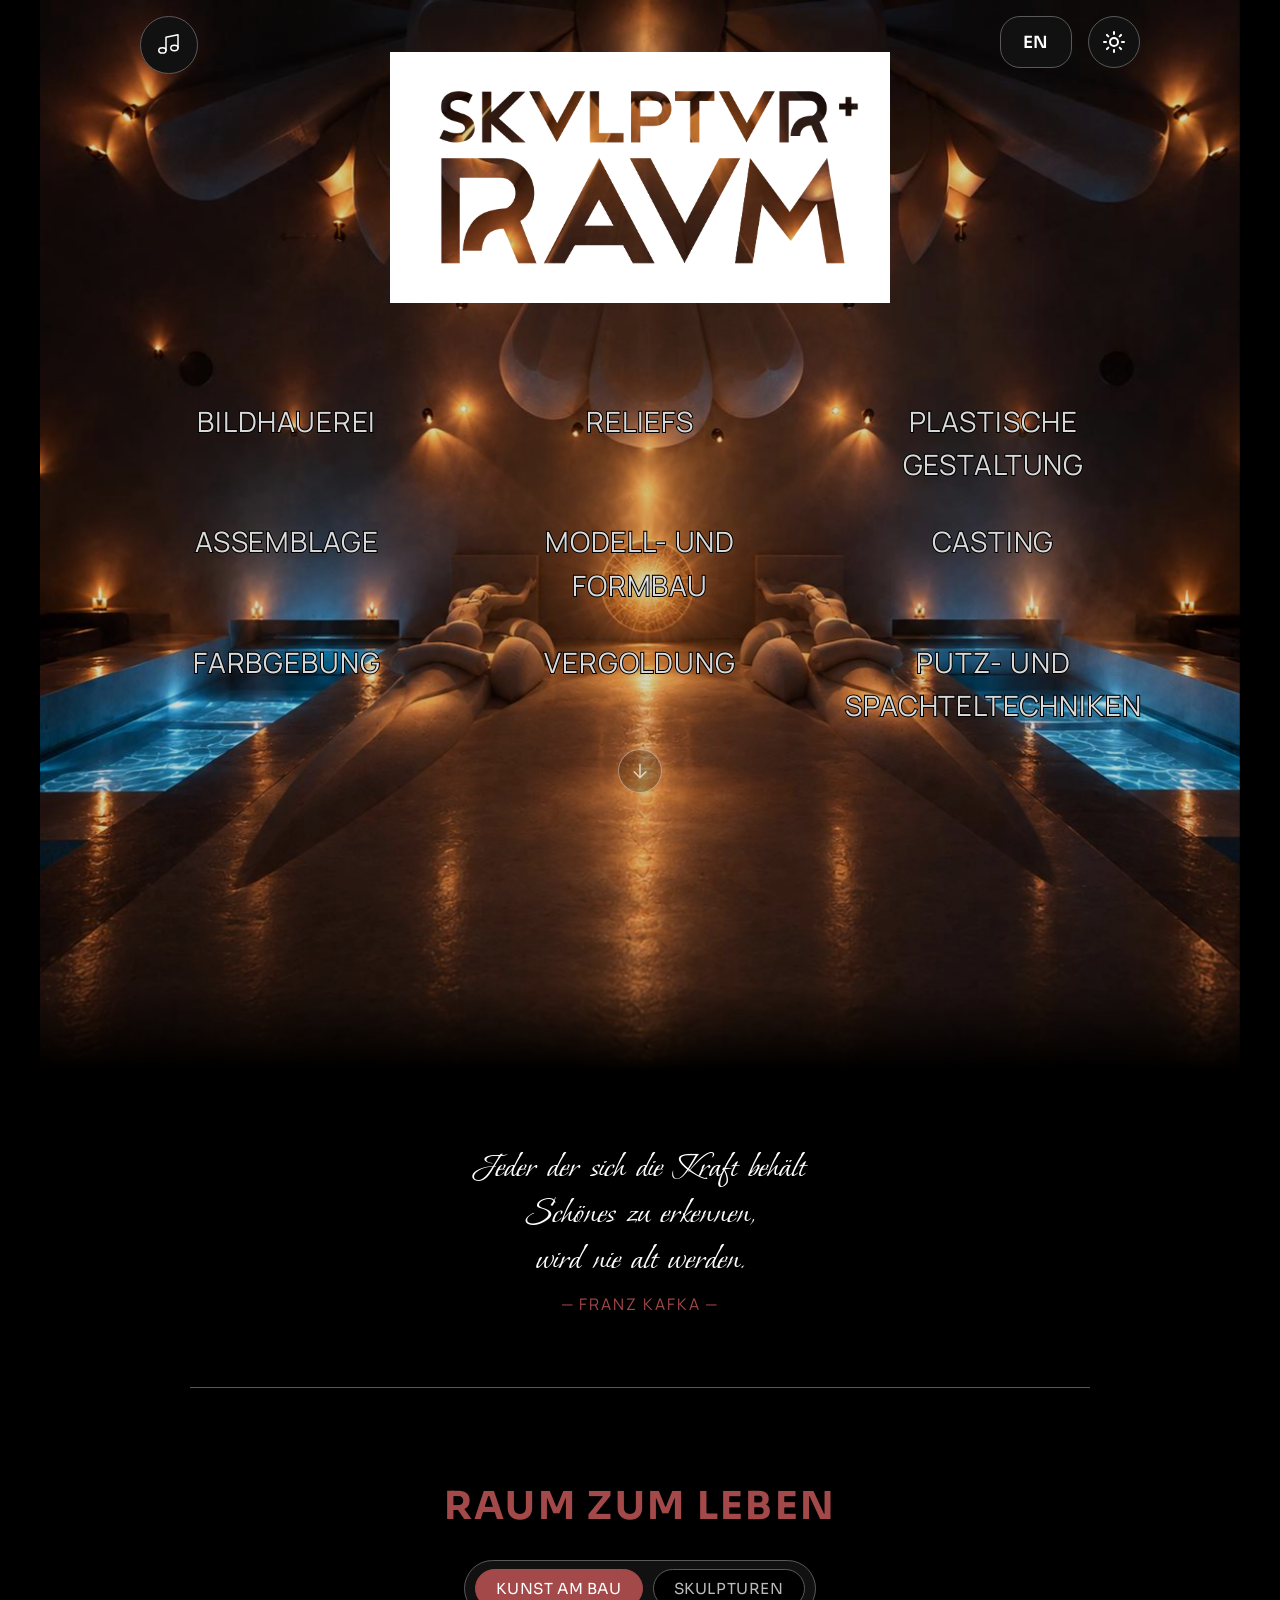
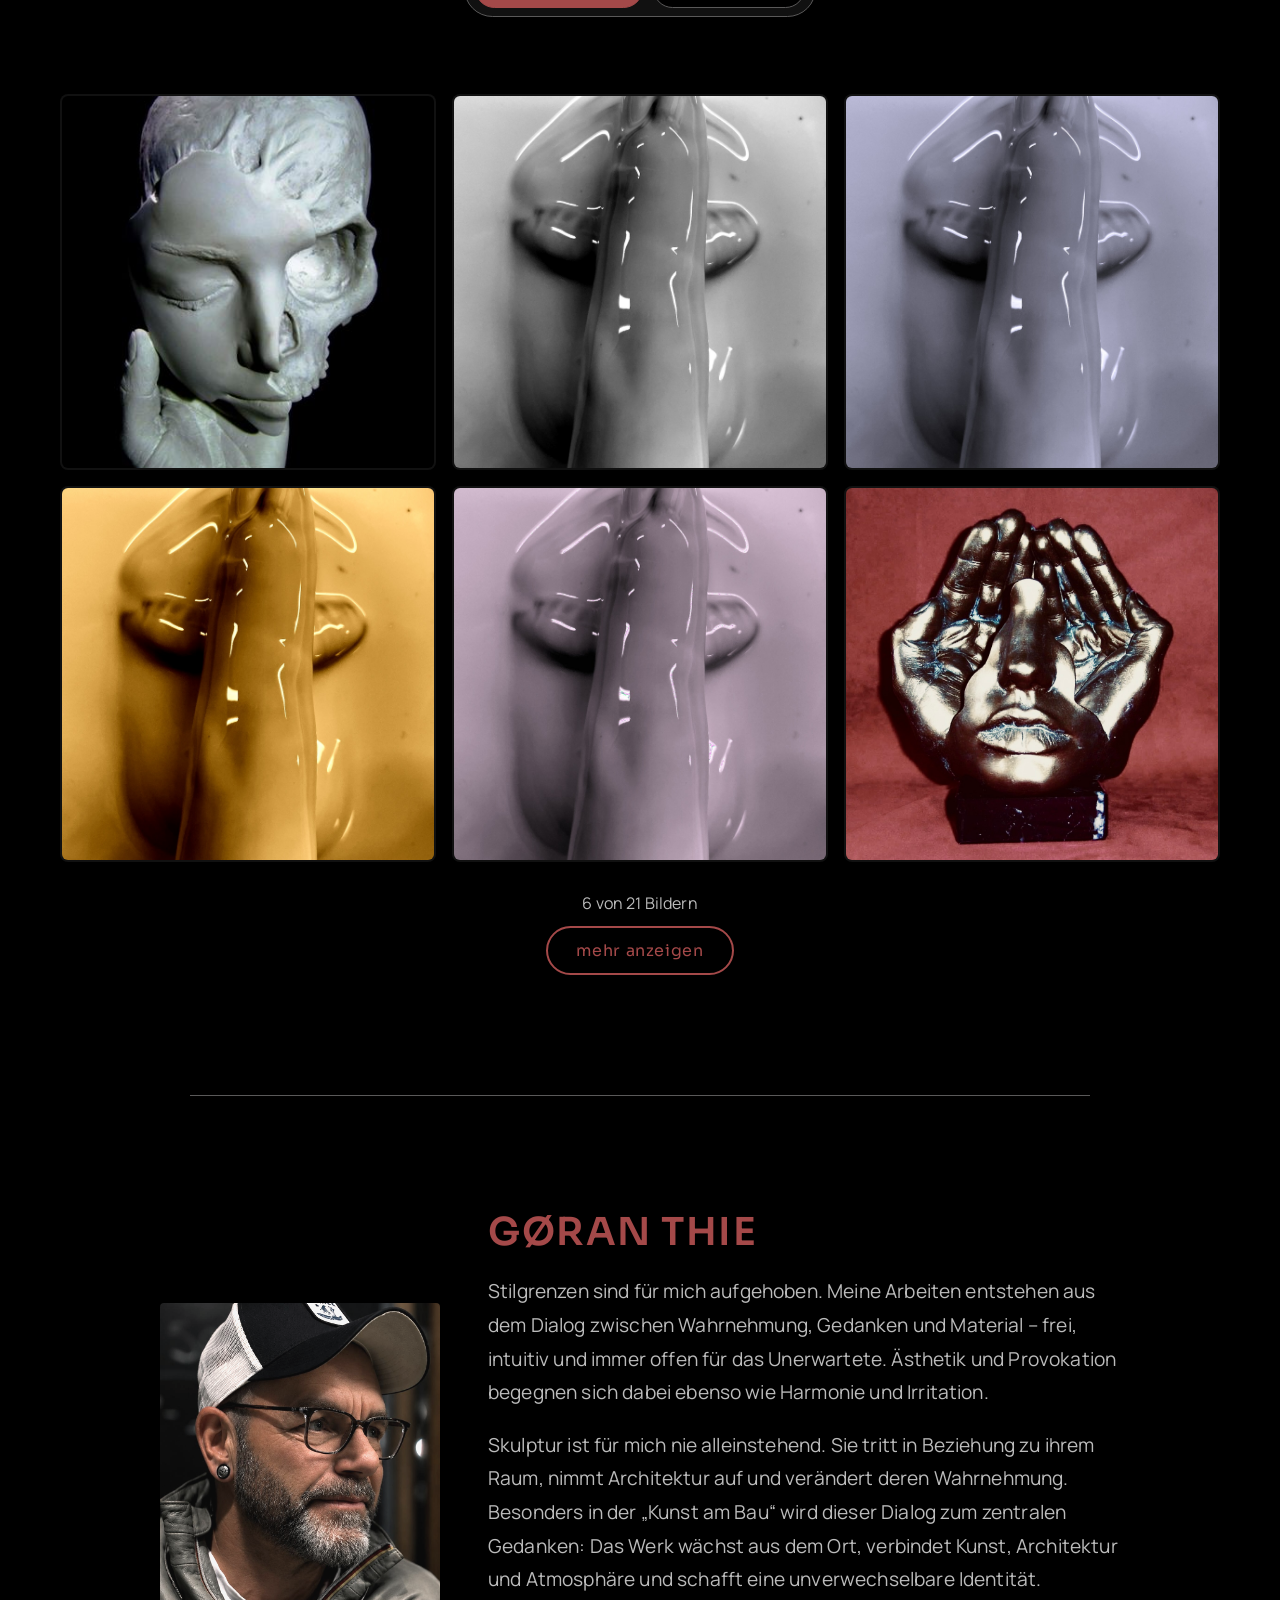
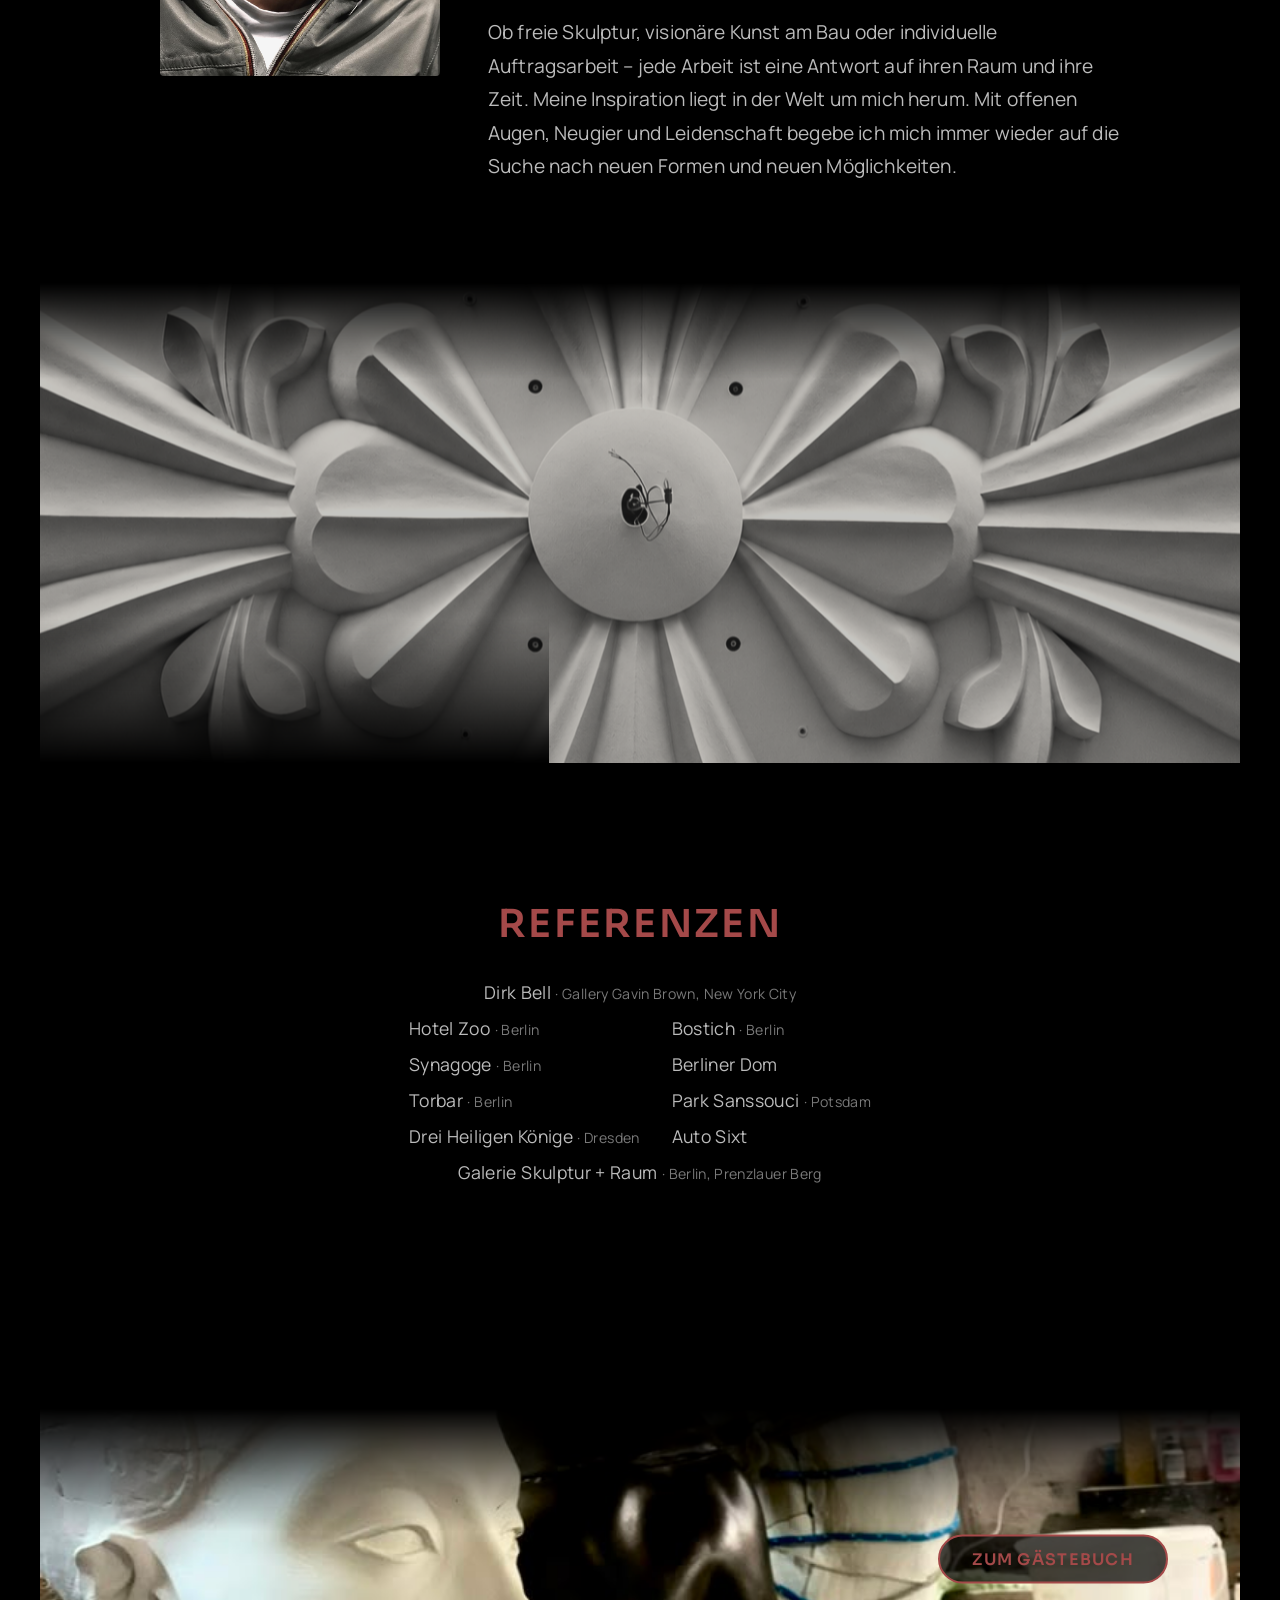
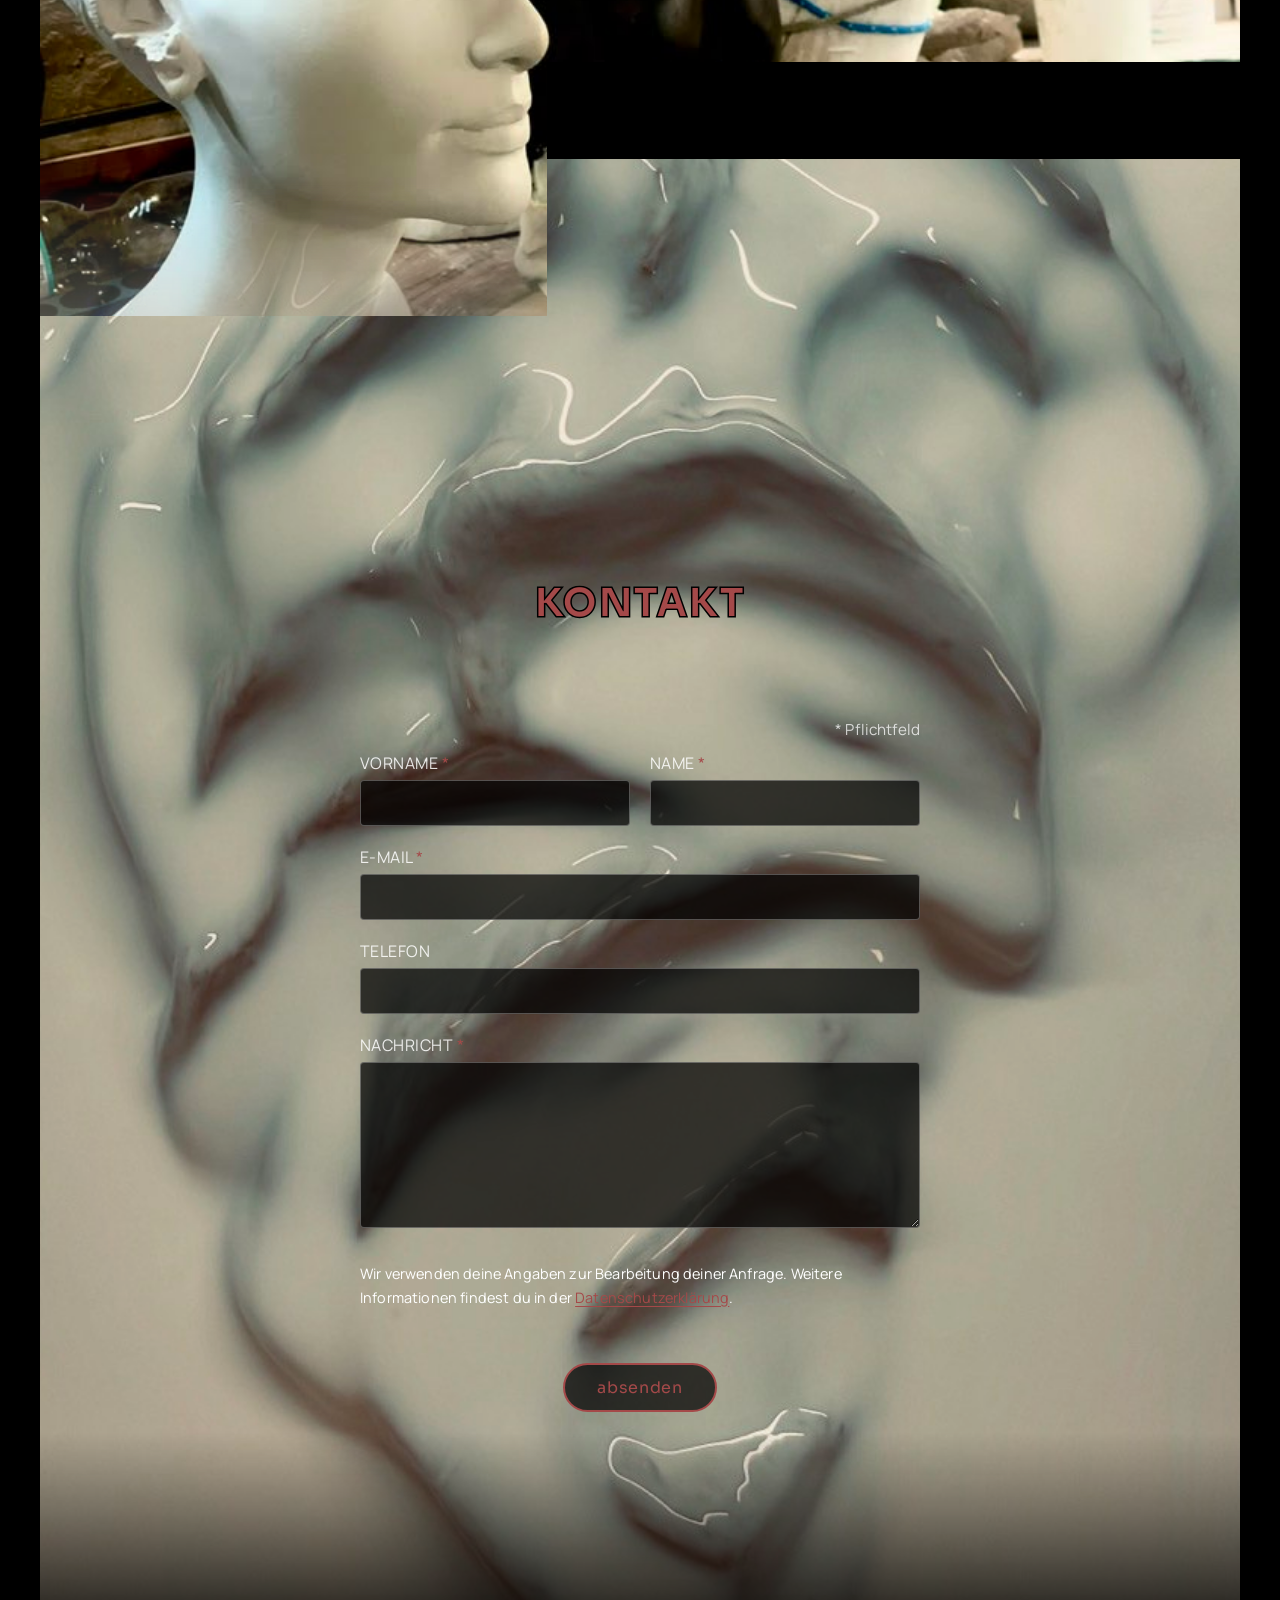
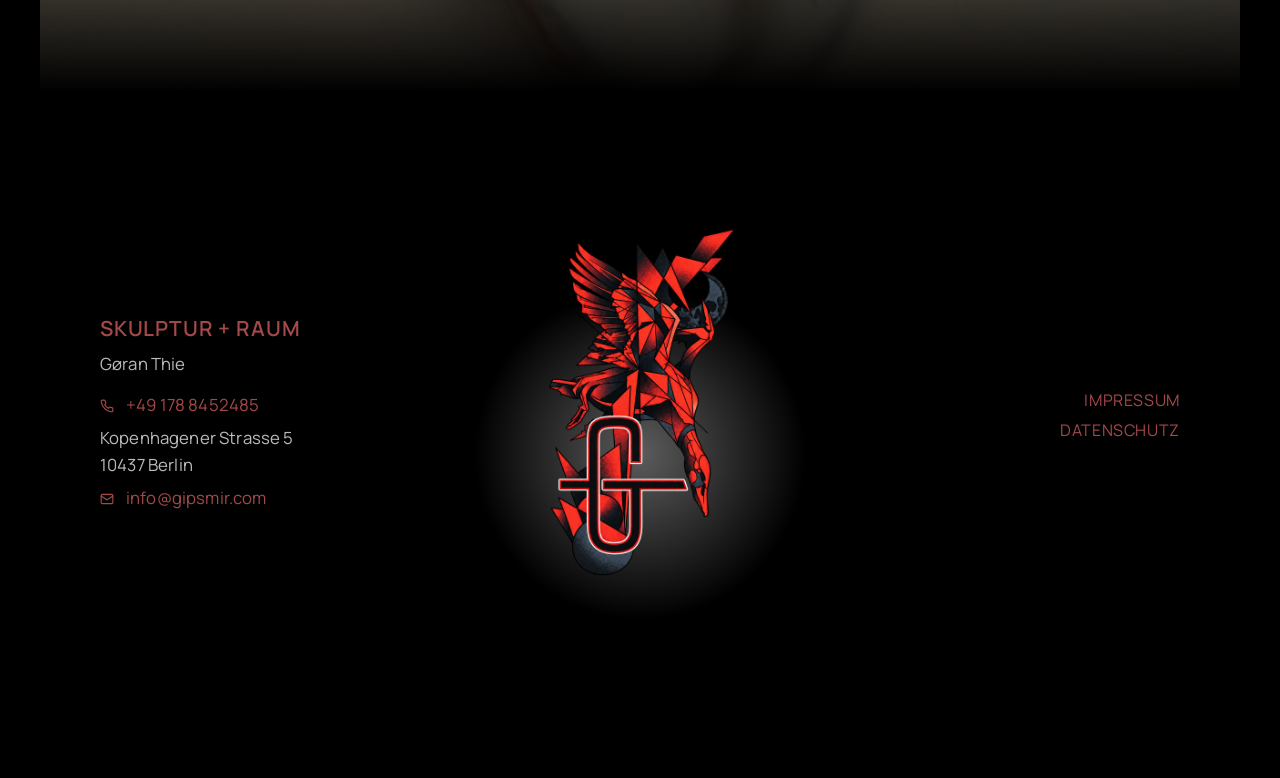
<file: index.html>
<!DOCTYPE html>
<html lang="de">

<head>
    <meta charset="UTF-8">
    <meta name="viewport" content="width=device-width, initial-scale=1.0">

    <title>Skulptur + Raum – Gøran Thie</title>
    <meta name="description"
        content="Skulptur + Raum – Bildhauerei und Kunst am Bau von Gøran Thie in Berlin. Skulpturen, Reliefs, Modell- und Formbau, Vergoldung und individuelle Auftragsarbeiten.">
    <meta name="keywords"
        content="Bildhauer Berlin, Skulptur, Kunst am Bau, Reliefs, Stuckateur, Modellbau, Gøran Thie, Skulptur + Raum">
    <meta name="author" content="Gøran Thie">
    <meta name="robots" content="index, follow">
    <link rel="canonical" href="https://www.sculptur-raum.de/">

    <!-- Open Graph / Facebook, LinkedIn etc. -->
    <meta property="og:type" content="website">
    <meta property="og:site_name" content="Skulptur + Raum">
    <meta property="og:locale" content="de_DE">
    <meta property="og:url" content="https://www.sculptur-raum.de/">
    <meta property="og:title" content="Skulptur + Raum – Gøran Thie">
    <meta property="og:description"
        content="Bildhauerei und Kunst am Bau von Gøran Thie in Berlin. Skulpturen, Reliefs, Modell- und Formbau, Vergoldung und individuelle Auftragsarbeiten.">
    <meta property="og:image" content="https://www.sculptur-raum.de/assets/images/stukatur01-sw.png">
    <meta property="og:image:width" content="1538">
    <meta property="og:image:height" content="1022">
    <meta property="og:image:alt" content="Ornamentales Stuckrelief an einer Decke in kontrastreichem Schwarz-Weiß">

    <!-- Twitter/X Card -->
    <meta name="twitter:card" content="summary_large_image">
    <meta name="twitter:title" content="Skulptur + Raum – Gøran Thie">
    <meta name="twitter:description"
        content="Bildhauerei und Kunst am Bau von Gøran Thie in Berlin. Skulpturen, Reliefs, Modell- und Formbau, Vergoldung und individuelle Auftragsarbeiten.">
    <meta name="twitter:image" content="https://www.sculptur-raum.de/assets/images/stukatur01-sw.png">

    <meta name="theme-color" content="#000000">

    <link rel="stylesheet" href="/css/style.css">
    <link rel="stylesheet" href="/css/gallery.css">
    <link rel="stylesheet" href="/css/contact.css">
    <link rel="icon" type="image/svg+xml" href="/assets/favicon.svg">

    <script type="application/ld+json">
    {
        "@context": "https://schema.org",
        "@type": "ArtGallery",
        "name": "Skulptur + Raum",
        "founder": {
            "@type": "Person",
            "name": "Gøran Thie",
            "jobTitle": "Bildhauer"
        },
        "description": "Bildhauerei und Kunst am Bau von Gøran Thie in Berlin. Skulpturen, Reliefs, Modell- und Formbau, Vergoldung und individuelle Auftragsarbeiten.",
        "url": "https://www.sculptur-raum.de/",
        "telephone": "+49 178 8452485",
        "email": "info@gipsmir.com",
        "image": "https://www.sculptur-raum.de/assets/images/stukatur01-sw.png",
        "address": {
            "@type": "PostalAddress",
            "streetAddress": "Kopenhagener Strasse 5",
            "postalCode": "10437",
            "addressLocality": "Berlin",
            "addressCountry": "DE"
        }
    }
    </script>
    <script src="/js/gallery.js" type="module"></script>
    <script src="/js/i18n.js" type="module"></script>
    <script src="/js/theme.js" type="module"></script>
    <script src="/js/audio.js" type="module"></script>
    <script src="/js/contact.js" type="module"></script>
    <script src="/js/parallax.js" type="module"></script>
    <script src="/js/back-to-top.js" type="module"></script>
    <script src="/js/hero-navigation.js" type="module"></script>

</head>

<body>
    <button type="button" id="audio-toggle" class="control-btn icon-btn audio-toggle" aria-pressed="false"
        aria-label="Musik abspielen">
        <svg data-icon="pause" viewBox="0 0 24 24" fill="currentColor" aria-hidden="true" hidden>
            <rect x="6" y="4" width="4" height="16" rx="1"></rect>
            <rect x="14" y="4" width="4" height="16" rx="1"></rect>
        </svg>
        <svg data-icon="music" viewBox="0 0 24 24" fill="none" stroke="currentColor"
            stroke-width="1.25" stroke-linecap="round" stroke-linejoin="round" aria-hidden="true">
            <path d="M10 17V6l10-2v11"></path>
            <ellipse cx="7" cy="17" rx="3" ry="2.25"></ellipse>
            <ellipse cx="17" cy="15" rx="3" ry="2.25"></ellipse>
        </svg>
    </button>
    <audio id="site-audio" src="/audio/arabesque-no1.mp3" loop preload="none"></audio>

    <div class="header-controls">
        <button type="button" id="lang-toggle" class="control-btn" aria-label="Switch language">EN</button>
        <button type="button" id="theme-toggle" class="control-btn icon-btn"
            aria-label="Helles Farbschema aktivieren">
            <svg data-theme-icon="sun" viewBox="0 0 24 24" fill="none" stroke="currentColor" stroke-width="2"
                stroke-linecap="round" aria-hidden="true">
                <circle cx="12" cy="12" r="4"></circle>
                <path
                    d="M12 2v2M12 20v2M4.93 4.93l1.42 1.42M17.66 17.66l1.41 1.41M2 12h2M20 12h2M4.93 19.07l1.42-1.41M17.66 6.34l1.41-1.41">
                </path>
            </svg>
            <svg data-theme-icon="moon" viewBox="0 0 24 24" fill="none" stroke="currentColor" stroke-width="2"
                stroke-linecap="round" stroke-linejoin="round" aria-hidden="true" hidden>
                <path d="M21 12.79A9 9 0 1 1 11.21 3 7 7 0 0 0 21 12.79z"></path>
            </svg>
        </button>
    </div>

    <div class="hero">
        <div class="hero-bg" aria-hidden="true"></div>
        <header class="site-header">
            <div class="logo-test">
                <div class="logo-plaque logo-wordmark-wrap">
                    <img class="logo-wordmark" src="/assets/logos/S+R-Logo_1.png" width="1417" height="710"
                        alt="Skulptur und Raum">
                </div>
            </div>
        </header>

        <section class="intro" aria-label="Leistungen">
            <ul class="intro-text intro-services" role="list">
                <li><a class="hero-gallery-link" href="#gallery" data-i18n="introSculpture">Bildhauerei</a></li>
                <li><a class="hero-gallery-link" href="#gallery" data-i18n="introReliefs">Reliefs</a></li>
                <li><a class="hero-gallery-link" href="#gallery" data-i18n="introDesign">Plastische Gestaltung</a></li>
                <li><a class="hero-gallery-link" href="#gallery" data-i18n="introAssemblage">Assemblage</a></li>
                <li><a class="hero-gallery-link" href="#gallery" data-i18n="introMouldMaking">Modell- und Formbau</a></li>
                <li><a class="hero-gallery-link" href="#gallery" data-i18n="introCasting">Casting</a></li>
                <li><a class="hero-gallery-link" href="#gallery" data-i18n="introColouring">Farbgebung</a></li>
                <li><a class="hero-gallery-link" href="#gallery" data-i18n="introGilding">Vergoldung</a></li>
                <li><a class="hero-gallery-link" href="#gallery" data-i18n="introPlastering">Putz- und Spachteltechniken</a></li>
            </ul>
            <a class="hero-gallery-link hero-gallery-arrow" href="#gallery" aria-labelledby="gallery-heading">
                <svg width="28" height="28" viewBox="0 0 24 24" fill="none" stroke="currentColor"
                    stroke-width="1.8" stroke-linecap="round" stroke-linejoin="round" aria-hidden="true">
                    <path d="M12 4v16M5 13l7 7 7-7"></path>
                </svg>
            </a>
        </section>
    </div>

    <div class="quote-section">
        <blockquote class="kafka-quote">
            <p><span data-i18n="quoteLine1">Jeder der sich die Kraft behält</span><br><span data-i18n="quoteLine2">Schönes zu erkennen,</span><br><span data-i18n="quoteLine3">wird nie alt werden.</span></p>
            <cite>— Franz Kafka —</cite>
        </blockquote>
    </div>
    <div class="section-divider" aria-hidden="true"></div>

    <section class="gallery-section" id="gallery" aria-labelledby="gallery-heading">
        <h1 class="gallery-title" id="gallery-heading" data-i18n="galleryTitle">Raum zum Leben</h1>

        <div class="gallery-categories" role="group" aria-label="Galeriekategorie">
            <button class="gallery-category is-active" type="button" data-gallery="works" aria-pressed="true"
                data-i18n="galleryWorks">Kunst am Bau</button>
            <button class="gallery-category" type="button" data-gallery="sculptures" aria-pressed="false"
                data-i18n="gallerySculptures">Skulpturen</button>
        </div>

        <div class="gallery-grid" id="gallery-grid" aria-live="polite"></div>

        <div class="gallery-more-wrap">
            <p class="gallery-count" role="status" aria-atomic="true">
                <span id="gallery-visible-count">0</span> <span data-i18n="galleryCountOf">von</span>
                <span id="gallery-total-count">0</span> <span data-i18n="galleryCountImages">Bildern</span>
            </p>
            <button id="gallery-toggle" class="load-more-btn" type="button">
                <span data-action-label="more" data-i18n="loadMore">Mehr anzeigen</span>
                <span data-action-label="less" data-i18n="showLess" hidden>Weniger anzeigen</span>
            </button>
        </div>
    </section>

    <div class="lightbox" id="lightbox" hidden>
        <div class="lightbox-backdrop" data-lightbox-close></div>
        <div class="lightbox-stage">
            <button class="lightbox-close" type="button" data-lightbox-close aria-label="Schließen">&times;</button>
            <button class="lightbox-nav lightbox-prev" type="button" aria-label="Vorheriges Bild">&#8249;</button>
            <img class="lightbox-image" id="lightbox-image"
                src="[data-uri]" alt="">
            <button class="lightbox-nav lightbox-next" type="button" aria-label="Nächstes Bild">&#8250;</button>
        </div>
    </div>

    <div class="section-divider" aria-hidden="true"></div>
    <section class="bio" aria-labelledby="bio-heading">
        <img class="bio-portrait" src="/assets/images/portrait01.jpg" loading="lazy" decoding="async"
            alt="Göran Thie">
        <div class="bio-content">
            <h2 class="bio-name" id="bio-heading">Gøran Thie</h2>
            <p class="bio-text" data-i18n="bioText1">Stilgrenzen sind für mich aufgehoben. Meine Arbeiten entstehen aus
                dem Dialog zwischen Wahrnehmung, Gedanken und Material – frei, intuitiv und immer offen für das
                Unerwartete. Ästhetik und Provokation begegnen sich dabei ebenso wie Harmonie und Irritation.</p>
            <p class="bio-text" data-i18n="bioText2">Skulptur ist für mich nie alleinstehend. Sie tritt in Beziehung zu
                ihrem Raum, nimmt Architektur auf und verändert deren Wahrnehmung. Besonders in der „Kunst am Bau“ wird
                dieser Dialog zum zentralen Gedanken: Das Werk wächst aus dem Ort, verbindet Kunst, Architektur und
                Atmosphäre und schafft eine unverwechselbare Identität.</p>
            <p class="bio-text" data-i18n="bioText3">Ob freie Skulptur, visionäre Kunst am Bau oder individuelle
                Auftragsarbeit – jede Arbeit ist eine Antwort auf ihren Raum und ihre Zeit. Meine Inspiration liegt in
                der Welt um mich herum. Mit offenen Augen, Neugier und Leidenschaft begebe ich mich immer wieder auf die
                Suche nach neuen Formen und neuen Möglichkeiten.</p>
        </div>
    </section>
    <div class="stucco-feature">
        <img src="/assets/images/stukatur01-sw.png" width="1538" height="1022"
            alt="Ornamentales Stuckrelief an einer Decke in sanften Petrol-, Mauve- und Pfirsichtönen"
            decoding="async" loading="lazy">
    </div>

    <section class="references" aria-labelledby="references-heading">
        <h2 class="references-title" id="references-heading" data-i18n="referencesTitle">Referenzen</h2>
        <ul class="references-list">
            <li class="references-item--wide">Dirk Bell <span class="references-location">Gallery Gavin Brown, New York City</span></li>
            <li>Hotel Zoo <span class="references-location">Berlin</span></li>
            <li>Bostich <span class="references-location">Berlin</span></li>
            <li>Synagoge <span class="references-location">Berlin</span></li>
            <li>Berliner Dom</li>
            <li>Torbar <span class="references-location">Berlin</span></li>
            <li>Park Sanssouci <span class="references-location">Potsdam</span></li>
            <li>Drei Heiligen Könige <span class="references-location">Dresden</span></li>
            <li>Auto Sixt</li>
            <li class="references-item--wide">Galerie Skulptur + Raum <span class="references-location">Berlin, Prenzlauer Berg</span></li>
        </ul>
    </section>
    <section class="guestbook" id="guestbook" aria-label="Gästebuch">
        <div class="guestbook-bg" aria-hidden="true">
            <div class="guestbook-bg-img"></div>
        </div>
        <a class="guestbook-link" href="/html/guestbook.html" data-i18n="guestbookLink">Zum Gästebuch</a>
    </section>
    <section class="contact" id="contact" aria-labelledby="contact-heading">
        <div class="contact-bg" aria-hidden="true"></div>
        <h2 class="contact-title" id="contact-heading" data-i18n="contactTitle">Kontakt</h2>
        <p class="contact-hint" data-i18n="contactHint">* Pflichtfeld</p>
        <form class="contact-form" id="contact-form" method="post" action="/contact.php" novalidate>
            <p class="contact-form-message" id="contact-form-message" role="status" hidden></p>
            <div class="form-row">
                <div class="form-field">
                    <label for="contact-firstname"><span data-i18n="contactFirstname">Vorname</span> <span
                            class="required-marker">*</span></label>
                    <input type="text" id="contact-firstname" name="firstname" required>
                </div>

                <div class="form-field">
                    <label for="contact-lastname"><span data-i18n="contactLastname">Name</span> <span
                            class="required-marker">*</span></label>
                    <input type="text" id="contact-lastname" name="lastname" required>
                </div>
            </div>

            <div class="form-field">
                <label for="contact-email"><span data-i18n="contactEmail">E-Mail</span> <span
                        class="required-marker">*</span></label>
                <input type="email" id="contact-email" name="email" required>
            </div>

            <div class="form-field">
                <label for="contact-phone" data-i18n="contactPhone">Telefon</label>
                <input type="tel" id="contact-phone" name="phone">
            </div>

            <div class="form-field">
                <label for="contact-message"><span data-i18n="contactMessage">Nachricht</span> <span
                        class="required-marker">*</span></label>
                <textarea id="contact-message" name="message" rows="6" required></textarea>
            </div>

            <div class="form-field form-field--honeypot" aria-hidden="true">
                <label for="contact-website">Website</label>
                <input type="text" id="contact-website" name="website" tabindex="-1" autocomplete="off">
            </div>

            <p class="contact-privacy" data-i18n="contactPrivacy">Wir verwenden deine Angaben zur Bearbeitung deiner Anfrage. Weitere Informationen findest du in der <a href="/html/datenschutz.html">Datenschutzerklärung</a>.</p>
            <button type="submit" class="contact-submit" data-i18n="contactSubmit">Absenden</button>
        </form>
    </section>
    <footer class="site-footer">
        <div class="footer-brand">
            <p class="footer-company">Skulptur + Raum</p>
            <p class="footer-name">Gøran Thie</p>
        </div>
        <div class="footer-contact">
            <p><a href="tel:+491788452485" aria-label="Anrufen: +49 178 8452485"><svg class="footer-contact-icon" viewBox="0 0 24 24" fill="none" stroke="currentColor" stroke-width="2" stroke-linecap="round" stroke-linejoin="round" aria-hidden="true"><path d="M22 16.92v3a2 2 0 0 1-2.18 2 19.79 19.79 0 0 1-8.63-3.07 19.5 19.5 0 0 1-6-6 19.79 19.79 0 0 1-3.07-8.67A2 2 0 0 1 4.11 2h3a2 2 0 0 1 2 1.72c.127.96.361 1.903.7 2.81a2 2 0 0 1-.45 2.11L8.09 9.91a16 16 0 0 0 6 6l1.27-1.27a2 2 0 0 1 2.11-.45c.907.339 1.85.573 2.81.7A2 2 0 0 1 22 16.92z"></path></svg>+49 178 8452485</a></p>
            <p>Kopenhagener Strasse 5<br>10437 Berlin</p>
            <p><a href="mailto:info@gipsmir.com" aria-label="E-Mail senden an info@gipsmir.com"><svg class="footer-contact-icon" viewBox="0 0 24 24" fill="none" stroke="currentColor" stroke-width="2" stroke-linecap="round" stroke-linejoin="round" aria-hidden="true"><rect x="2" y="4" width="20" height="16" rx="2"></rect><path d="m22 7-8.97 5.7a1.94 1.94 0 0 1-2.06 0L2 7"></path></svg>info@gipsmir.com</a></p>
        </div>
        <div class="footer-legal">
            <a href="/html/impressum.html" class="footer-link">Impressum</a>
            <a href="/html/datenschutz.html" class="footer-link">Datenschutz</a>
        </div>
    </footer>

    <button type="button" id="back-to-top" class="control-btn icon-btn back-to-top" aria-label="Nach oben scrollen" hidden>
        <svg viewBox="0 0 24 24" fill="none" stroke="currentColor" stroke-width="2" stroke-linecap="round"
            stroke-linejoin="round" aria-hidden="true">
            <path d="M12 19V5M5 12l7-7 7 7"></path>
        </svg>
    </button>

</body>

</html>
</file>
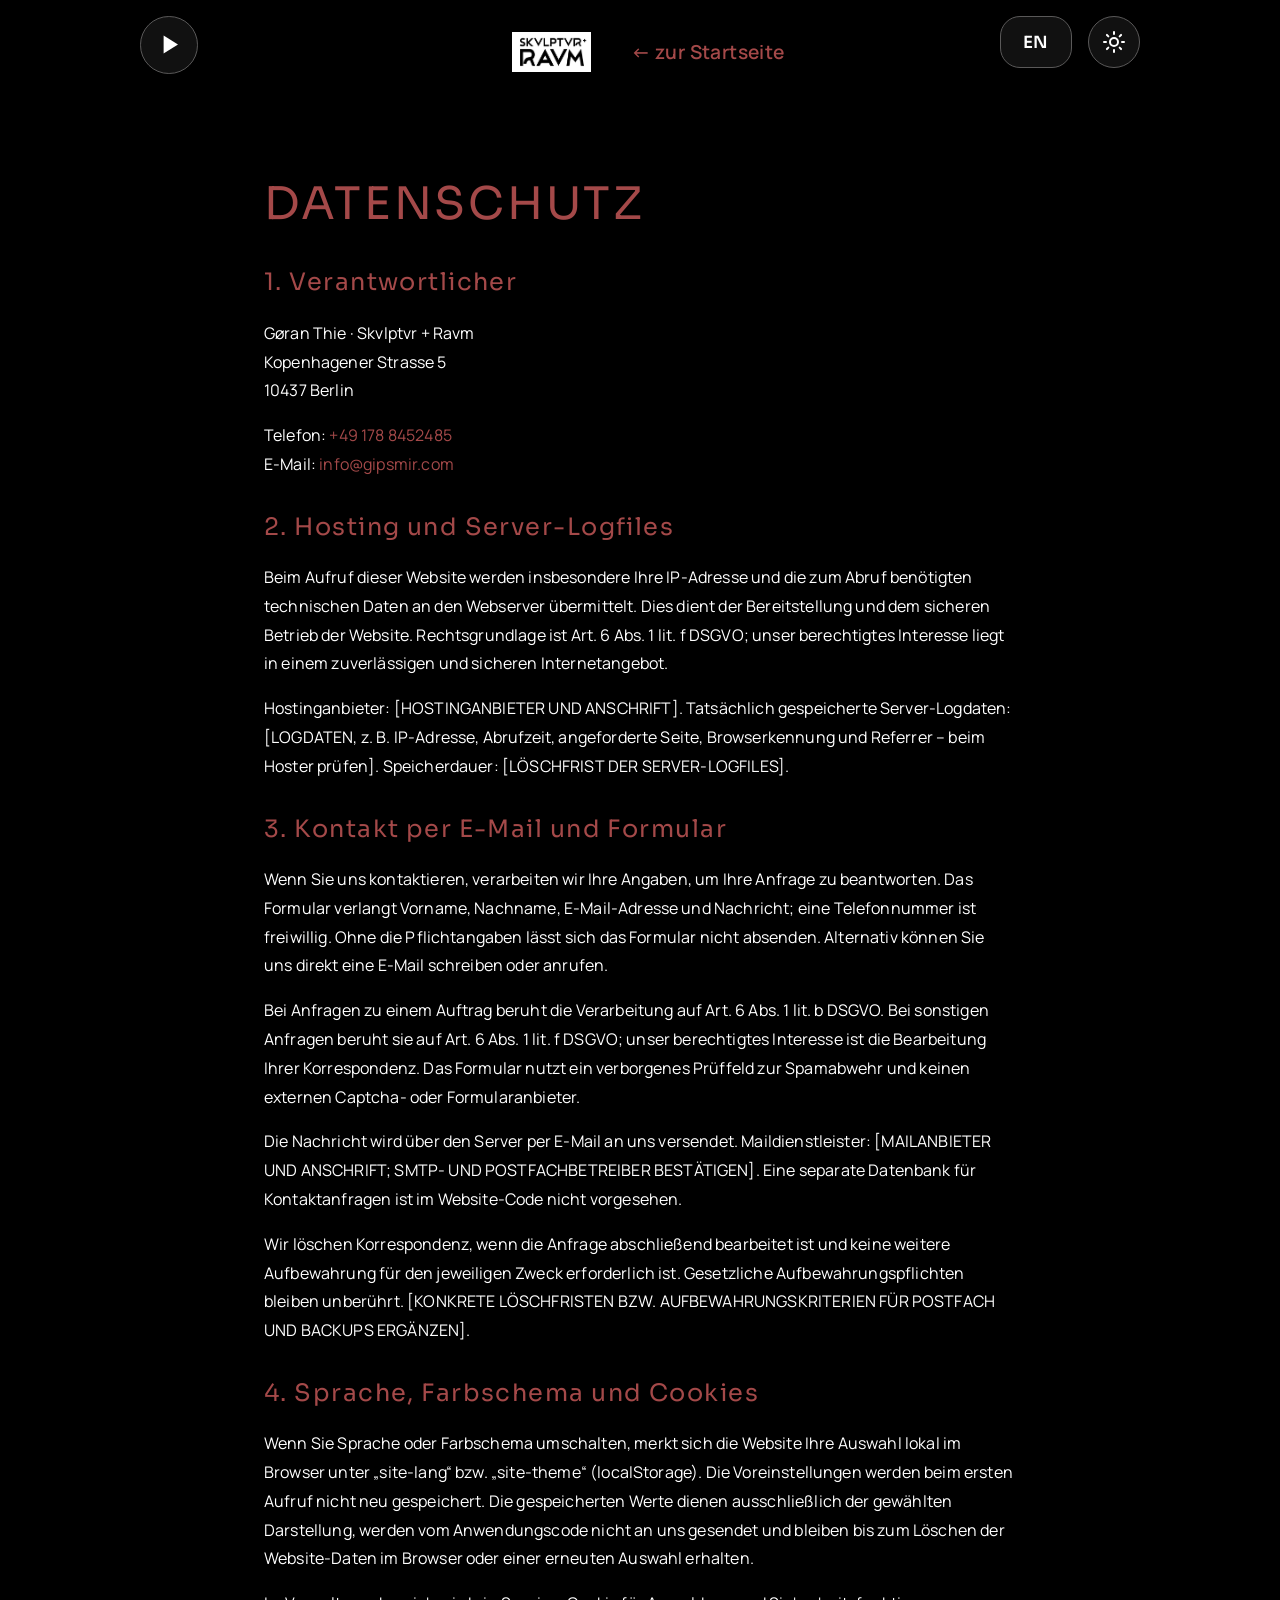
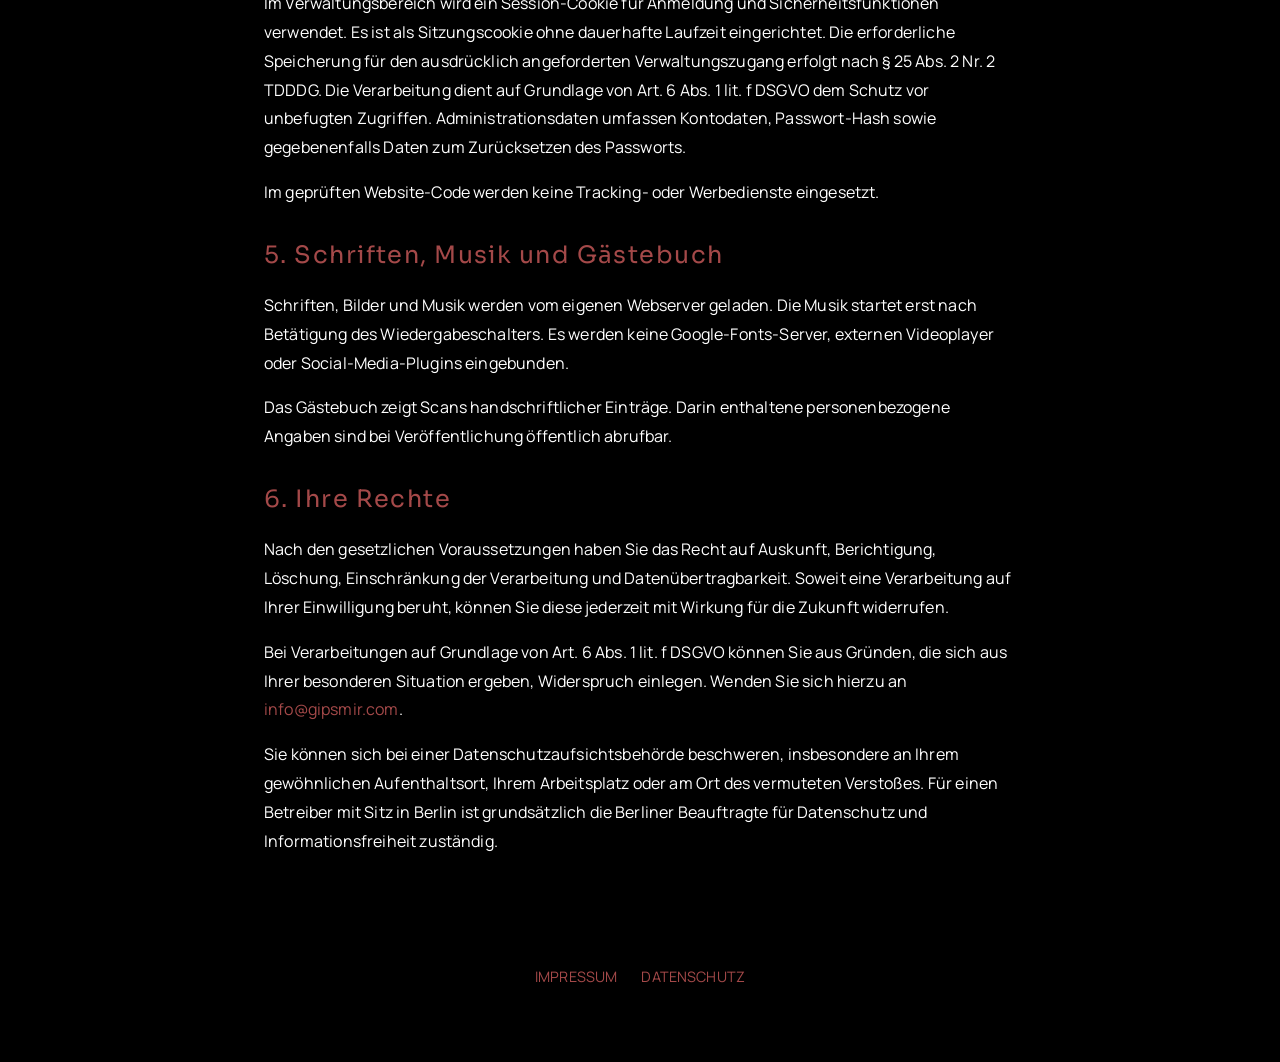
<file: datenschutz.html>
<!DOCTYPE html>
<html lang="de">
<head>
    <meta charset="UTF-8">
    <meta name="viewport" content="width=device-width, initial-scale=1.0">
    <title data-i18n="legalText15">Datenschutz – Skvlptvr + Ravm</title>
    <link rel="stylesheet" href="/css/style.css">
    <script src="/js/i18n.js" type="module"></script>
    <script src="/js/theme.js" type="module"></script>
    <script src="/js/audio.js" type="module"></script>
</head>
<body class="legal-page">
    <button type="button" id="audio-toggle" class="control-btn icon-btn audio-toggle" aria-pressed="false"
        aria-label="Musik abspielen">
        <svg data-icon="pause" viewBox="0 0 24 24" fill="currentColor" aria-hidden="true" hidden>
            <rect x="6" y="4" width="4" height="16" rx="1"></rect>
            <rect x="14" y="4" width="4" height="16" rx="1"></rect>
        </svg>
        <svg data-icon="play" viewBox="0 0 24 24" fill="currentColor" aria-hidden="true">
            <path d="M8 4.5v15l12-7.5z"></path>
        </svg>
    </button>
    <audio id="site-audio" src="/audio/02%20Sun.m4a" loop preload="none"></audio>

    <div class="header-controls">
        <button type="button" id="lang-toggle" class="control-btn" aria-label="Switch language">EN</button>
        <button type="button" id="theme-toggle" class="control-btn icon-btn"
            aria-label="Helles Farbschema aktivieren">
            <svg data-theme-icon="sun" viewBox="0 0 24 24" fill="none" stroke="currentColor" stroke-width="2"
                stroke-linecap="round" aria-hidden="true">
                <circle cx="12" cy="12" r="4"></circle>
                <path
                    d="M12 2v2M12 20v2M4.93 4.93l1.42 1.42M17.66 17.66l1.41 1.41M2 12h2M20 12h2M4.93 19.07l1.42-1.41M17.66 6.34l1.41-1.41">
                </path>
            </svg>
            <svg data-theme-icon="moon" viewBox="0 0 24 24" fill="none" stroke="currentColor" stroke-width="2"
                stroke-linecap="round" stroke-linejoin="round" aria-hidden="true" hidden>
                <path d="M21 12.79A9 9 0 1 1 11.21 3 7 7 0 0 0 21 12.79z"></path>
            </svg>
        </button>
    </div>


    <header class="guestbook-page-header">
        <a class="guestbook-page-logo" href="/index.html" aria-label="Zur Startseite"><img src="/assets/logos/S+R-Logo_1.png" width="1417" height="710" alt="Skulptur und Raum"></a>
        <a class="guestbook-page-back" href="/index.html" data-i18n="legalText1">← zurück zur Startseite</a>
    </header>
    <main class="legal-main">
        <h1 data-i18n="legalText3">Datenschutz</h1>
        <section><h2 data-i18n="legalText8">1. Verantwortlicher</h2><p>Gøran Thie · Skvlptvr + Ravm<br>Kopenhagener Strasse 5<br>10437 Berlin</p>
        <p><span data-i18n="legalText6">Telefon:</span> <a href="tel:+491788452485">+49 178 8452485</a><br><span data-i18n="legalText7">E-Mail:</span> <a href="mailto:info@gipsmir.com">info@gipsmir.com</a></p></section>
        <section><h2 data-i18n="legalText9">2. Hosting und Server-Logfiles</h2>
        <p data-i18n="legalText16">Beim Aufruf dieser Website werden insbesondere Ihre IP-Adresse und die zum Abruf benötigten technischen Daten an den Webserver übermittelt. Dies dient der Bereitstellung und dem sicheren Betrieb der Website. Rechtsgrundlage ist Art. 6 Abs. 1 lit. f DSGVO; unser berechtigtes Interesse liegt in einem zuverlässigen und sicheren Internetangebot.</p>
        <p data-i18n="legalText17">Hostinganbieter: [HOSTINGANBIETER UND ANSCHRIFT]. Tatsächlich gespeicherte Server-Logdaten: [LOGDATEN, z. B. IP-Adresse, Abrufzeit, angeforderte Seite, Browserkennung und Referrer – beim Hoster prüfen]. Speicherdauer: [LÖSCHFRIST DER SERVER-LOGFILES].</p>
        </section>
        <section><h2 data-i18n="legalText10">3. Kontakt per E-Mail und Formular</h2>
        <p data-i18n="legalText18">Wenn Sie uns kontaktieren, verarbeiten wir Ihre Angaben, um Ihre Anfrage zu beantworten. Das Formular verlangt Vorname, Nachname, E-Mail-Adresse und Nachricht; eine Telefonnummer ist freiwillig. Ohne die Pflichtangaben lässt sich das Formular nicht absenden. Alternativ können Sie uns direkt eine E-Mail schreiben oder anrufen.</p>
        <p data-i18n="legalText19">Bei Anfragen zu einem Auftrag beruht die Verarbeitung auf Art. 6 Abs. 1 lit. b DSGVO. Bei sonstigen Anfragen beruht sie auf Art. 6 Abs. 1 lit. f DSGVO; unser berechtigtes Interesse ist die Bearbeitung Ihrer Korrespondenz. Das Formular nutzt ein verborgenes Prüffeld zur Spamabwehr und keinen externen Captcha- oder Formularanbieter.</p>
        <p data-i18n="legalText20">Die Nachricht wird über den Server per E-Mail an uns versendet. Maildienstleister: [MAILANBIETER UND ANSCHRIFT; SMTP- UND POSTFACHBETREIBER BESTÄTIGEN]. Eine separate Datenbank für Kontaktanfragen ist im Website-Code nicht vorgesehen.</p>
        <p data-i18n="legalText21">Wir löschen Korrespondenz, wenn die Anfrage abschließend bearbeitet ist und keine weitere Aufbewahrung für den jeweiligen Zweck erforderlich ist. Gesetzliche Aufbewahrungspflichten bleiben unberührt. [KONKRETE LÖSCHFRISTEN BZW. AUFBEWAHRUNGSKRITERIEN FÜR POSTFACH UND BACKUPS ERGÄNZEN].</p></section>
        <section><h2 data-i18n="legalText11">4. Sprache, Farbschema und Cookies</h2>
        <p data-i18n="legalText22">Wenn Sie Sprache oder Farbschema umschalten, merkt sich die Website Ihre Auswahl lokal im Browser unter „site-lang“ bzw. „site-theme“ (localStorage). Die Voreinstellungen werden beim ersten Aufruf nicht neu gespeichert. Die gespeicherten Werte dienen ausschließlich der gewählten Darstellung, werden vom Anwendungscode nicht an uns gesendet und bleiben bis zum Löschen der Website-Daten im Browser oder einer erneuten Auswahl erhalten.</p>
        
        <p data-i18n="legalText23">Im Verwaltungsbereich wird ein Session-Cookie für Anmeldung und Sicherheitsfunktionen verwendet. Es ist als Sitzungscookie ohne dauerhafte Laufzeit eingerichtet. Die erforderliche Speicherung für den ausdrücklich angeforderten Verwaltungszugang erfolgt nach § 25 Abs. 2 Nr. 2 TDDDG. Die Verarbeitung dient auf Grundlage von Art. 6 Abs. 1 lit. f DSGVO dem Schutz vor unbefugten Zugriffen. Administrationsdaten umfassen Kontodaten, Passwort-Hash sowie gegebenenfalls Daten zum Zurücksetzen des Passworts.</p>
        <p data-i18n="legalText24">Im geprüften Website-Code werden keine Tracking- oder Werbedienste eingesetzt.</p></section>
        <section><h2 data-i18n="legalText12">5. Schriften, Musik und Gästebuch</h2>
        <p data-i18n="legalText25">Schriften, Bilder und Musik werden vom eigenen Webserver geladen. Die Musik startet erst nach Betätigung des Wiedergabeschalters. Es werden keine Google-Fonts-Server, externen Videoplayer oder Social-Media-Plugins eingebunden.</p>
        <p data-i18n="legalText26">Das Gästebuch zeigt Scans handschriftlicher Einträge. Darin enthaltene personenbezogene Angaben sind bei Veröffentlichung öffentlich abrufbar.</p>
        </section>
        <section><h2 data-i18n="legalText13">6. Ihre Rechte</h2>
        <p data-i18n="legalText27">Nach den gesetzlichen Voraussetzungen haben Sie das Recht auf Auskunft, Berichtigung, Löschung, Einschränkung der Verarbeitung und Datenübertragbarkeit. Soweit eine Verarbeitung auf Ihrer Einwilligung beruht, können Sie diese jederzeit mit Wirkung für die Zukunft widerrufen.</p>
        <p><span data-i18n="legalText29">Bei Verarbeitungen auf Grundlage von Art. 6 Abs. 1 lit. f DSGVO können Sie aus Gründen, die sich aus Ihrer besonderen Situation ergeben, Widerspruch einlegen. Wenden Sie sich hierzu an </span><a href="mailto:info@gipsmir.com">info@gipsmir.com</a>.</p>
        <p data-i18n="legalText28">Sie können sich bei einer Datenschutzaufsichtsbehörde beschweren, insbesondere an Ihrem gewöhnlichen Aufenthaltsort, Ihrem Arbeitsplatz oder am Ort des vermuteten Verstoßes. Für einen Betreiber mit Sitz in Berlin ist grundsätzlich die Berliner Beauftragte für Datenschutz und Informationsfreiheit zuständig.</p></section>
    </main>
    <footer class="guestbook-page-footer">
        <nav class="legal-links" aria-label="Rechtliche Informationen"><a href="/impressum.html" data-i18n="legalText2">Impressum</a><a href="/datenschutz.html" aria-current="page" data-i18n="legalText3">Datenschutz</a></nav>
    </footer>
</body>
</html>
</file>
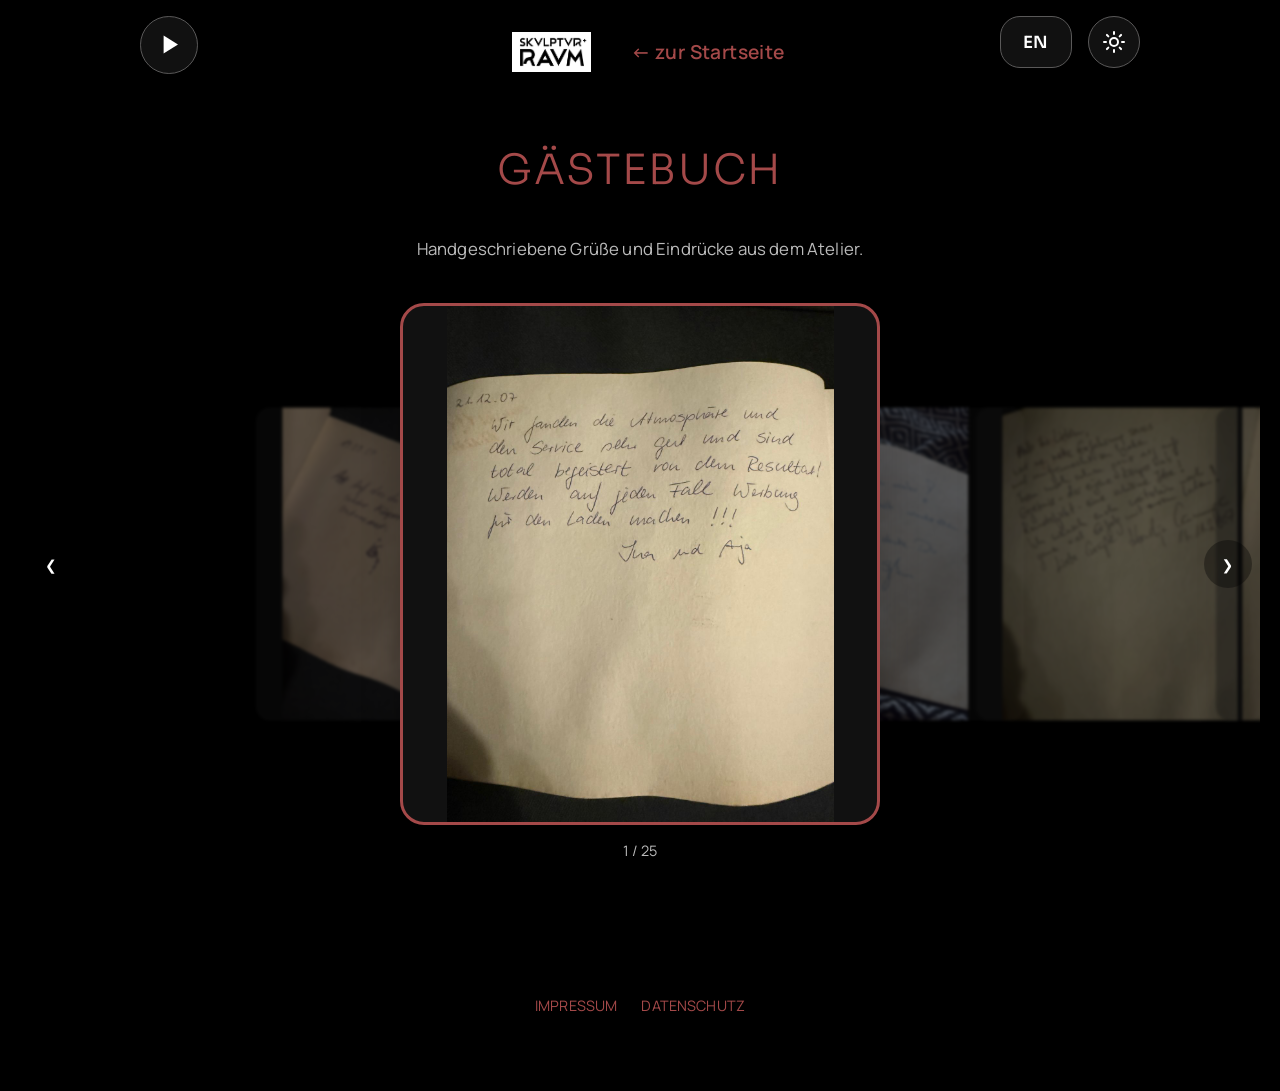
<file: guestbook.html>
<!DOCTYPE html>
<html lang="de">

<head>
    <meta charset="UTF-8">
    <meta name="viewport" content="width=device-width, initial-scale=1.0">

    <title>Gästebuch – Skulptur + Raum</title>
    <meta name="description"
        content="Gästebuch von Skulptur + Raum – Gøran Thie, Bildhauerei und Kunst am Bau in Berlin.">
    <meta name="robots" content="index, follow">
    <link rel="canonical" href="https://www.sculptur-raum.de/guestbook.html">

    <link rel="stylesheet" href="/css/style.css">
    <link rel="icon" type="image/svg+xml" href="/assets/favicon.svg">
    <script src="/js/i18n.js" type="module"></script>
    <script src="/js/theme.js" type="module"></script>
    <script src="/js/audio.js" type="module"></script>
    <script src="/js/guestbook-carousel.js" type="module"></script>
</head>

<body>
    <button type="button" id="audio-toggle" class="control-btn icon-btn audio-toggle" aria-pressed="false"
        aria-label="Musik abspielen">
        <svg data-icon="pause" viewBox="0 0 24 24" fill="currentColor" aria-hidden="true" hidden>
            <rect x="6" y="4" width="4" height="16" rx="1"></rect>
            <rect x="14" y="4" width="4" height="16" rx="1"></rect>
        </svg>
        <svg data-icon="play" viewBox="0 0 24 24" fill="currentColor" aria-hidden="true">
            <path d="M8 4.5v15l12-7.5z"></path>
        </svg>
    </button>
    <audio id="site-audio" src="/audio/02%20Sun.m4a" loop preload="none"></audio>

    <div class="header-controls">
        <button type="button" id="lang-toggle" class="control-btn" aria-label="Switch language">EN</button>
        <button type="button" id="theme-toggle" class="control-btn icon-btn"
            aria-label="Helles Farbschema aktivieren">
            <svg data-theme-icon="sun" viewBox="0 0 24 24" fill="none" stroke="currentColor" stroke-width="2"
                stroke-linecap="round" aria-hidden="true">
                <circle cx="12" cy="12" r="4"></circle>
                <path
                    d="M12 2v2M12 20v2M4.93 4.93l1.42 1.42M17.66 17.66l1.41 1.41M2 12h2M20 12h2M4.93 19.07l1.42-1.41M17.66 6.34l1.41-1.41">
                </path>
            </svg>
            <svg data-theme-icon="moon" viewBox="0 0 24 24" fill="none" stroke="currentColor" stroke-width="2"
                stroke-linecap="round" stroke-linejoin="round" aria-hidden="true" hidden>
                <path d="M21 12.79A9 9 0 1 1 11.21 3 7 7 0 0 0 21 12.79z"></path>
            </svg>
        </button>
    </div>

    <header class="guestbook-page-header">
        <a class="guestbook-page-logo" href="/index.html" aria-label="Zur Startseite">
            <img src="/assets/logos/S+R-Logo_1.png" width="1417" height="710" alt="Skulptur und Raum">
        </a>
        <div class="guestbook-page-header-right">
            <a class="guestbook-page-back" href="/index.html#guestbook" data-i18n="guestbookBack">&larr; zvrück</a>
        </div>
    </header>

    <main class="guestbook-page-main">
        <h1 class="guestbook-page-title" data-i18n="guestbookPageTitle">Gästebvch</h1>
        <p class="guestbook-page-text" data-i18n="guestbookText">
            Handgeschriebene Grüße und Eindrücke aus dem Atelier.
        </p>

        <div class="guestbook-carousel" id="guestbook-carousel">
            <div class="guestbook-carousel-viewport" id="guestbook-carousel-viewport">
                <div class="guestbook-carousel-track" id="guestbook-carousel-track"></div>
            </div>
            <button class="guestbook-carousel-nav guestbook-carousel-prev" type="button" aria-label="Vorheriger Eintrag">&#8249;</button>
            <button class="guestbook-carousel-nav guestbook-carousel-next" type="button" aria-label="Nächster Eintrag">&#8250;</button>
        </div>

        <p class="guestbook-carousel-count" role="status" aria-atomic="true">
            <span id="guestbook-carousel-index">1</span> / <span id="guestbook-carousel-total">1</span>
        </p>
    </main>

    <footer class="guestbook-page-footer">
        <nav class="legal-links" aria-label="Rechtliche Informationen"><a href="/impressum.html">Impressum</a><a href="/datenschutz.html">Datenschutz</a></nav>
    </footer>
</body>

</html>
</file>
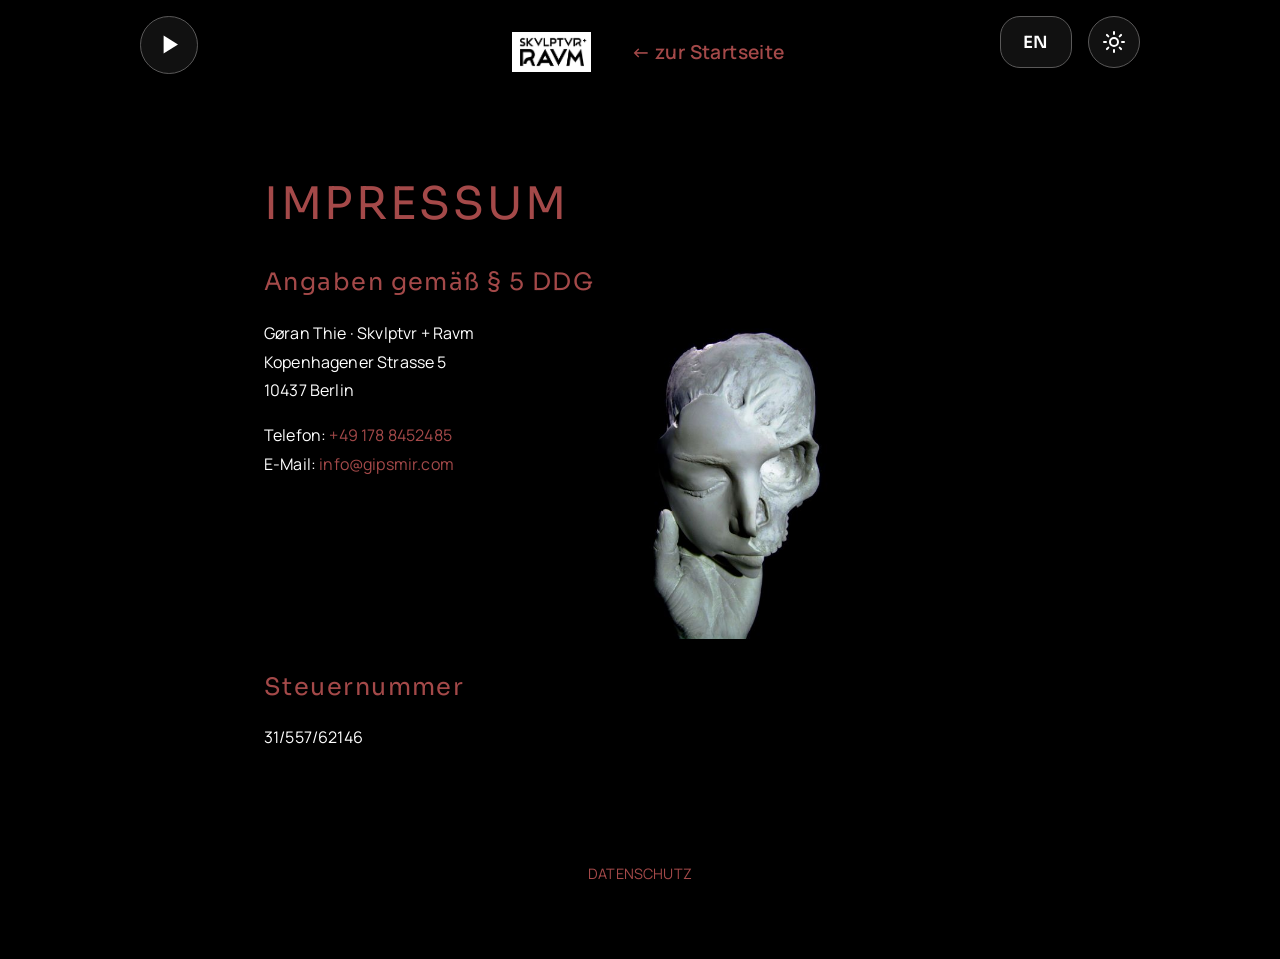
<file: impressum.html>
<!DOCTYPE html>
<html lang="de">
<head>
    <meta charset="UTF-8">
    <meta name="viewport" content="width=device-width, initial-scale=1.0">
    <title data-i18n="legalText14">Impressum – Skvlptvr + Ravm</title>
    <link rel="stylesheet" href="/css/style.css">
    <script src="/js/i18n.js" type="module"></script>
    <script src="/js/theme.js" type="module"></script>
    <script src="/js/audio.js" type="module"></script>
</head>
<body class="legal-page">
    <button type="button" id="audio-toggle" class="control-btn icon-btn audio-toggle" aria-pressed="false"
        aria-label="Musik abspielen">
        <svg data-icon="pause" viewBox="0 0 24 24" fill="currentColor" aria-hidden="true" hidden>
            <rect x="6" y="4" width="4" height="16" rx="1"></rect>
            <rect x="14" y="4" width="4" height="16" rx="1"></rect>
        </svg>
        <svg data-icon="play" viewBox="0 0 24 24" fill="currentColor" aria-hidden="true">
            <path d="M8 4.5v15l12-7.5z"></path>
        </svg>
    </button>
    <audio id="site-audio" src="/audio/02%20Sun.m4a" loop preload="none"></audio>

    <div class="header-controls">
        <button type="button" id="lang-toggle" class="control-btn" aria-label="Switch language">EN</button>
        <button type="button" id="theme-toggle" class="control-btn icon-btn"
            aria-label="Helles Farbschema aktivieren">
            <svg data-theme-icon="sun" viewBox="0 0 24 24" fill="none" stroke="currentColor" stroke-width="2"
                stroke-linecap="round" aria-hidden="true">
                <circle cx="12" cy="12" r="4"></circle>
                <path
                    d="M12 2v2M12 20v2M4.93 4.93l1.42 1.42M17.66 17.66l1.41 1.41M2 12h2M20 12h2M4.93 19.07l1.42-1.41M17.66 6.34l1.41-1.41">
                </path>
            </svg>
            <svg data-theme-icon="moon" viewBox="0 0 24 24" fill="none" stroke="currentColor" stroke-width="2"
                stroke-linecap="round" stroke-linejoin="round" aria-hidden="true" hidden>
                <path d="M21 12.79A9 9 0 1 1 11.21 3 7 7 0 0 0 21 12.79z"></path>
            </svg>
        </button>
    </div>


    <header class="guestbook-page-header">
        <a class="guestbook-page-logo" href="/index.html" aria-label="Zur Startseite"><img src="/assets/logos/S+R-Logo_1.png" width="1417" height="710" alt="Skulptur und Raum"></a>
        <a class="guestbook-page-back" href="/index.html" data-i18n="legalText1">← zurück zur Startseite</a>
    </header>
    <main class="legal-main">
        <h1 data-i18n="legalText2">Impressum</h1>
        <section><h2 data-i18n="legalText4">Angaben gemäß § 5 DDG</h2>
        <div class="impressum-contact-layout">
        <div><p>Gøran Thie · Skvlptvr + Ravm<br>Kopenhagener Strasse 5<br>10437 Berlin</p>
        <p><span data-i18n="legalText6">Telefon:</span> <a href="tel:+491788452485">+49 178 8452485</a><br><span data-i18n="legalText7">E-Mail:</span> <a href="mailto:info@gipsmir.com">info@gipsmir.com</a></p></div>
        <img class="impressum-artwork" src="/assets/images/hand_skelett.jpeg" alt="" width="400" height="533">
        </div></section>
        <section><h2 data-i18n="legalText5">Steuernummer</h2><p>31/557/62146</p></section>
    </main>
    <footer class="guestbook-page-footer">
        <nav class="legal-links" aria-label="Rechtliche Informationen"><a href="/datenschutz.html" data-i18n="legalText3">Datenschutz</a></nav>
    </footer>
</body>
</html>
</file>
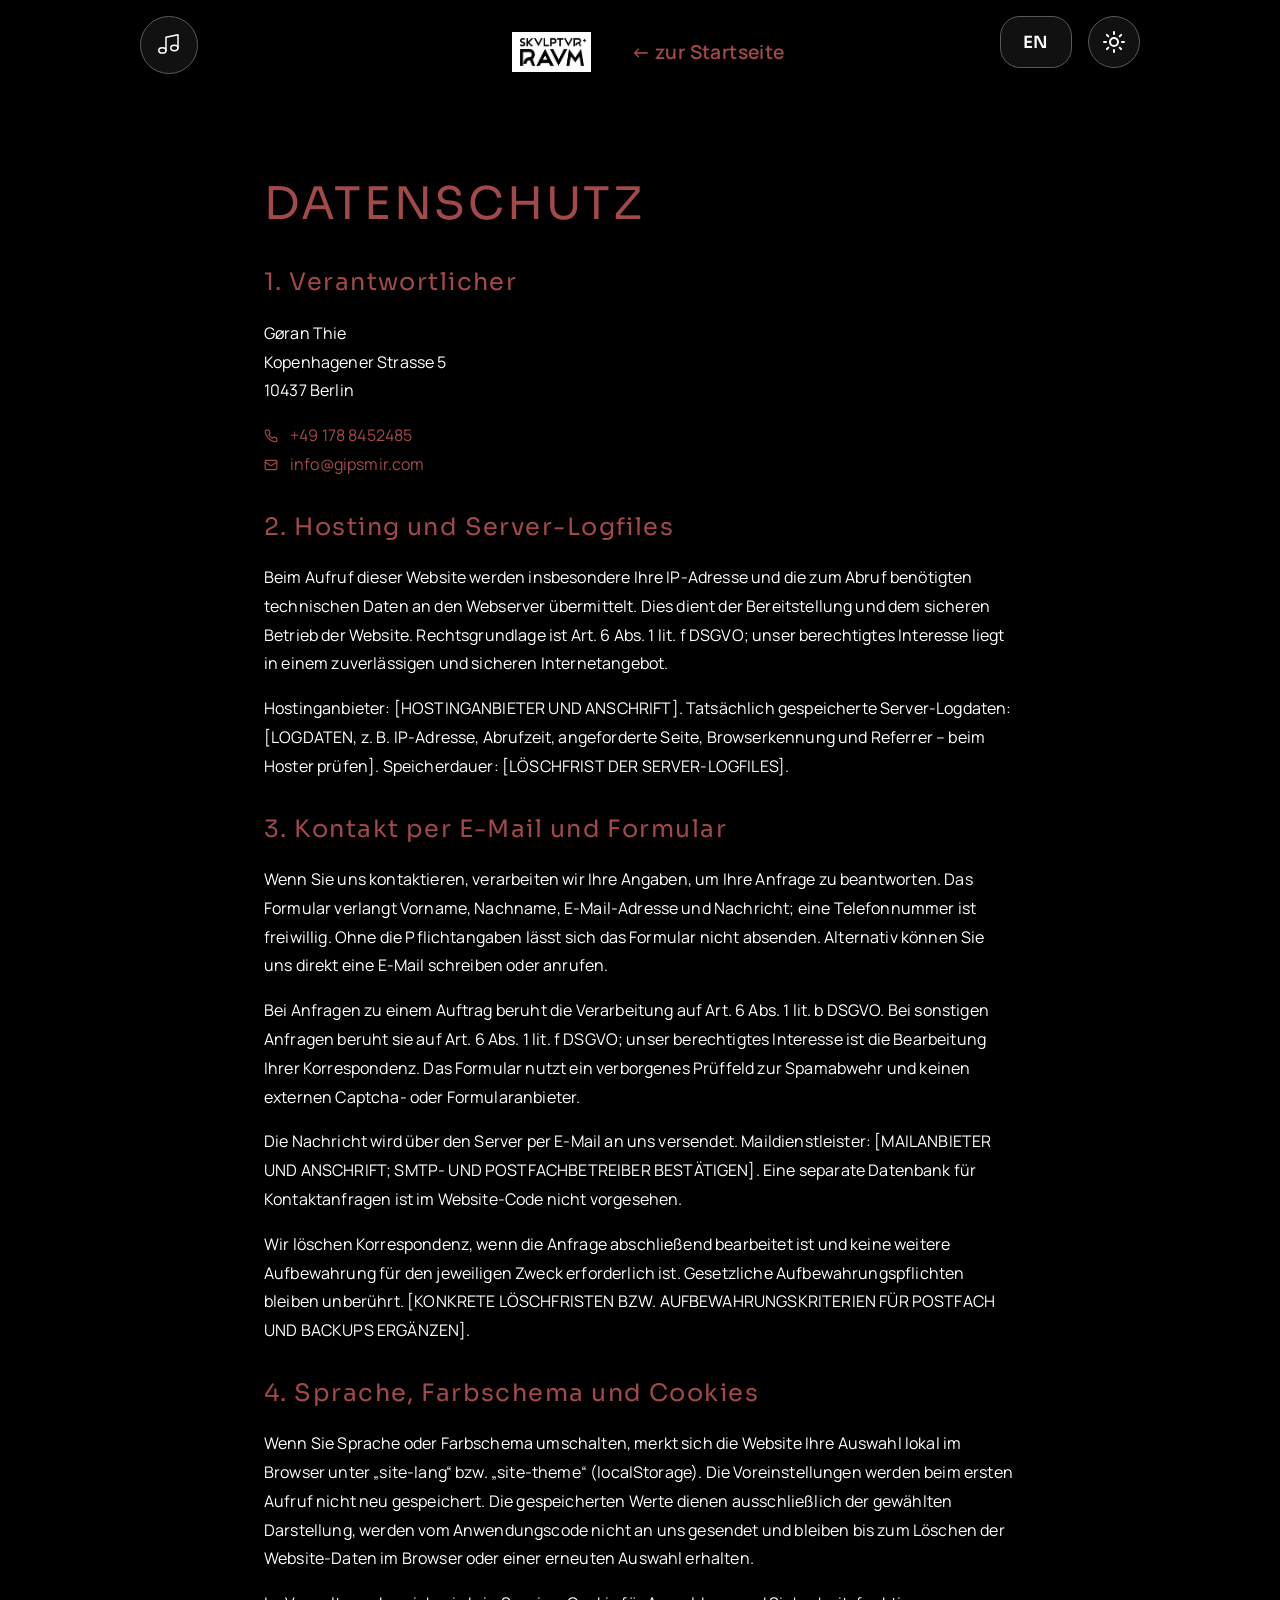
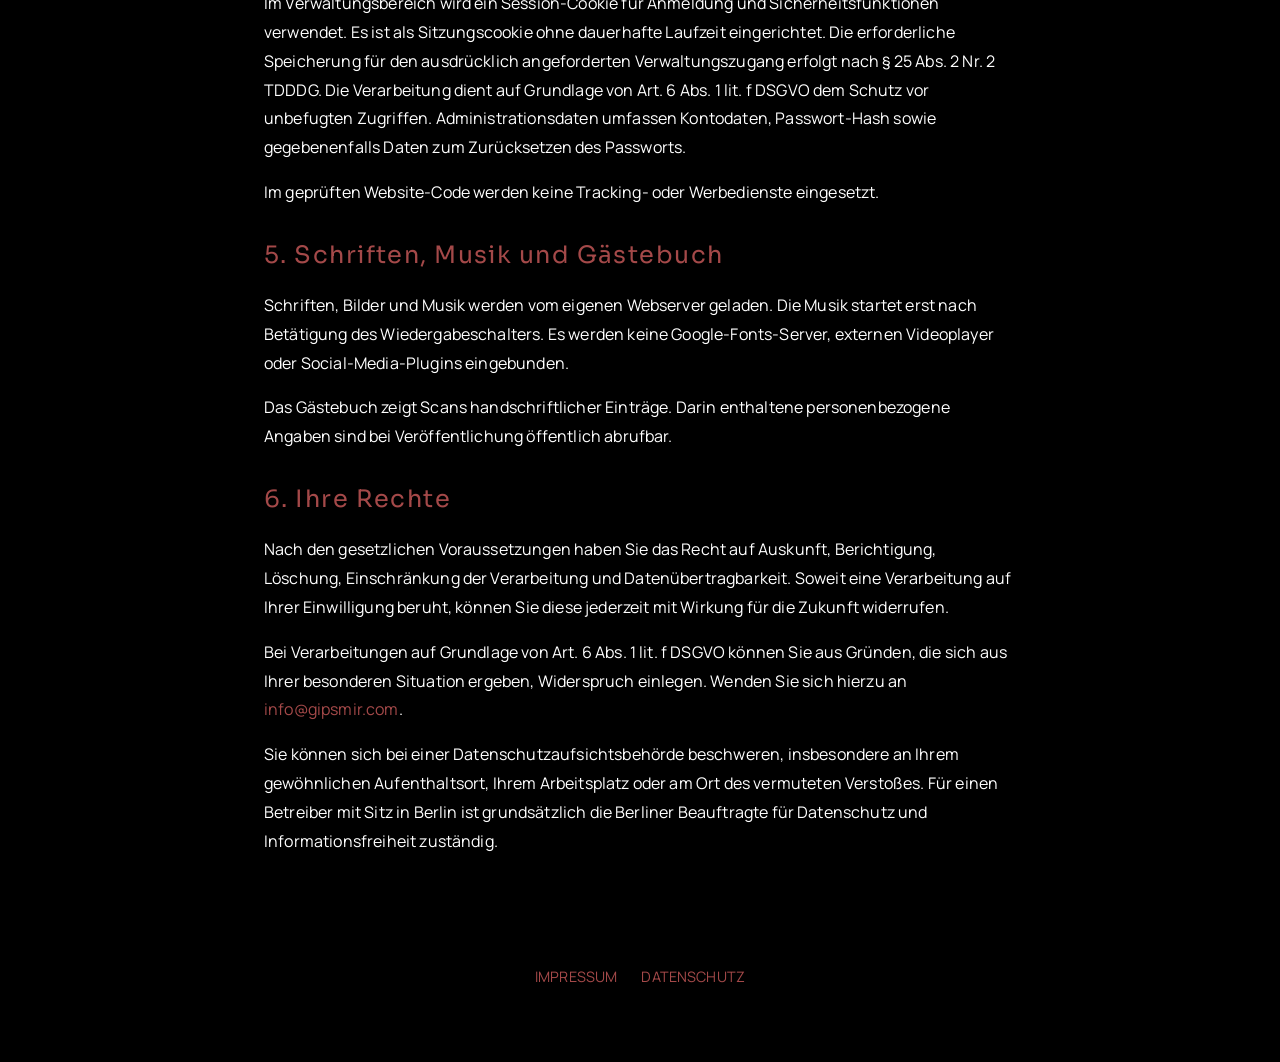
<file: html/datenschutz.html>
<!DOCTYPE html>
<html lang="de">
<head>
    <meta charset="UTF-8">
    <meta name="viewport" content="width=device-width, initial-scale=1.0">
    <title data-i18n="legalText15">Datenschutz – Skulptur + Raum</title>
    <link rel="stylesheet" href="/css/style.css">
    <script src="/js/i18n.js" type="module"></script>
    <script src="/js/theme.js" type="module"></script>
    <script src="/js/audio.js" type="module"></script>
</head>
<body class="legal-page">
    <button type="button" id="audio-toggle" class="control-btn icon-btn audio-toggle" aria-pressed="false"
        aria-label="Musik abspielen">
        <svg data-icon="pause" viewBox="0 0 24 24" fill="currentColor" aria-hidden="true" hidden>
            <rect x="6" y="4" width="4" height="16" rx="1"></rect>
            <rect x="14" y="4" width="4" height="16" rx="1"></rect>
        </svg>
        <svg data-icon="music" viewBox="0 0 24 24" fill="none" stroke="currentColor"
            stroke-width="1.25" stroke-linecap="round" stroke-linejoin="round" aria-hidden="true">
            <path d="M10 17V6l10-2v11"></path>
            <ellipse cx="7" cy="17" rx="3" ry="2.25"></ellipse>
            <ellipse cx="17" cy="15" rx="3" ry="2.25"></ellipse>
        </svg>
    </button>
    <audio id="site-audio" src="/audio/arabesque-no1.mp3" loop preload="none"></audio>

    <div class="header-controls">
        <button type="button" id="lang-toggle" class="control-btn" aria-label="Switch language">EN</button>
        <button type="button" id="theme-toggle" class="control-btn icon-btn"
            aria-label="Helles Farbschema aktivieren">
            <svg data-theme-icon="sun" viewBox="0 0 24 24" fill="none" stroke="currentColor" stroke-width="2"
                stroke-linecap="round" aria-hidden="true">
                <circle cx="12" cy="12" r="4"></circle>
                <path
                    d="M12 2v2M12 20v2M4.93 4.93l1.42 1.42M17.66 17.66l1.41 1.41M2 12h2M20 12h2M4.93 19.07l1.42-1.41M17.66 6.34l1.41-1.41">
                </path>
            </svg>
            <svg data-theme-icon="moon" viewBox="0 0 24 24" fill="none" stroke="currentColor" stroke-width="2"
                stroke-linecap="round" stroke-linejoin="round" aria-hidden="true" hidden>
                <path d="M21 12.79A9 9 0 1 1 11.21 3 7 7 0 0 0 21 12.79z"></path>
            </svg>
        </button>
    </div>


    <header class="guestbook-page-header">
        <a class="guestbook-page-logo" href="/index.html" aria-label="Zur Startseite"><img src="/assets/logos/S+R-Logo_1.png" width="1417" height="710" alt="Skulptur und Raum"></a>
        <a class="guestbook-page-back" href="/index.html" data-i18n="legalText1">← zur Startseite</a>
    </header>
    <main class="legal-main">
        <h1 data-i18n="legalText3">Datenschutz</h1>
        <section><h2 data-i18n="legalText8">1. Verantwortlicher</h2><p>Gøran Thie<br>Kopenhagener Strasse 5<br>10437 Berlin</p>
        <p><a href="tel:+491788452485"><svg class="footer-contact-icon" viewBox="0 0 24 24" fill="none" stroke="currentColor" stroke-width="2" stroke-linecap="round" stroke-linejoin="round" aria-hidden="true"><path d="M22 16.92v3a2 2 0 0 1-2.18 2 19.79 19.79 0 0 1-8.63-3.07 19.5 19.5 0 0 1-6-6 19.79 19.79 0 0 1-3.07-8.67A2 2 0 0 1 4.11 2h3a2 2 0 0 1 2 1.72c.127.96.361 1.903.7 2.81a2 2 0 0 1-.45 2.11L8.09 9.91a16 16 0 0 0 6 6l1.27-1.27a2 2 0 0 1 2.11-.45c.907.339 1.85.573 2.81.7A2 2 0 0 1 22 16.92z"></path></svg>+49 178 8452485</a><br><a href="mailto:info@gipsmir.com"><svg class="footer-contact-icon" viewBox="0 0 24 24" fill="none" stroke="currentColor" stroke-width="2" stroke-linecap="round" stroke-linejoin="round" aria-hidden="true"><rect x="2" y="4" width="20" height="16" rx="2"></rect><path d="m22 7-8.97 5.7a1.94 1.94 0 0 1-2.06 0L2 7"></path></svg>info@gipsmir.com</a></p></section>
        <section><h2 data-i18n="legalText9">2. Hosting und Server-Logfiles</h2>
        <p data-i18n="legalText16">Beim Aufruf dieser Website werden insbesondere Ihre IP-Adresse und die zum Abruf benötigten technischen Daten an den Webserver übermittelt. Dies dient der Bereitstellung und dem sicheren Betrieb der Website. Rechtsgrundlage ist Art. 6 Abs. 1 lit. f DSGVO; unser berechtigtes Interesse liegt in einem zuverlässigen und sicheren Internetangebot.</p>
        <p data-i18n="legalText17">Hostinganbieter: [HOSTINGANBIETER UND ANSCHRIFT]. Tatsächlich gespeicherte Server-Logdaten: [LOGDATEN, z. B. IP-Adresse, Abrufzeit, angeforderte Seite, Browserkennung und Referrer – beim Hoster prüfen]. Speicherdauer: [LÖSCHFRIST DER SERVER-LOGFILES].</p>
        </section>
        <section><h2 data-i18n="legalText10">3. Kontakt per E-Mail und Formular</h2>
        <p data-i18n="legalText18">Wenn Sie uns kontaktieren, verarbeiten wir Ihre Angaben, um Ihre Anfrage zu beantworten. Das Formular verlangt Vorname, Nachname, E-Mail-Adresse und Nachricht; eine Telefonnummer ist freiwillig. Ohne die Pflichtangaben lässt sich das Formular nicht absenden. Alternativ können Sie uns direkt eine E-Mail schreiben oder anrufen.</p>
        <p data-i18n="legalText19">Bei Anfragen zu einem Auftrag beruht die Verarbeitung auf Art. 6 Abs. 1 lit. b DSGVO. Bei sonstigen Anfragen beruht sie auf Art. 6 Abs. 1 lit. f DSGVO; unser berechtigtes Interesse ist die Bearbeitung Ihrer Korrespondenz. Das Formular nutzt ein verborgenes Prüffeld zur Spamabwehr und keinen externen Captcha- oder Formularanbieter.</p>
        <p data-i18n="legalText20">Die Nachricht wird über den Server per E-Mail an uns versendet. Maildienstleister: [MAILANBIETER UND ANSCHRIFT; SMTP- UND POSTFACHBETREIBER BESTÄTIGEN]. Eine separate Datenbank für Kontaktanfragen ist im Website-Code nicht vorgesehen.</p>
        <p data-i18n="legalText21">Wir löschen Korrespondenz, wenn die Anfrage abschließend bearbeitet ist und keine weitere Aufbewahrung für den jeweiligen Zweck erforderlich ist. Gesetzliche Aufbewahrungspflichten bleiben unberührt. [KONKRETE LÖSCHFRISTEN BZW. AUFBEWAHRUNGSKRITERIEN FÜR POSTFACH UND BACKUPS ERGÄNZEN].</p></section>
        <section><h2 data-i18n="legalText11">4. Sprache, Farbschema und Cookies</h2>
        <p data-i18n="legalText22">Wenn Sie Sprache oder Farbschema umschalten, merkt sich die Website Ihre Auswahl lokal im Browser unter „site-lang“ bzw. „site-theme“ (localStorage). Die Voreinstellungen werden beim ersten Aufruf nicht neu gespeichert. Die gespeicherten Werte dienen ausschließlich der gewählten Darstellung, werden vom Anwendungscode nicht an uns gesendet und bleiben bis zum Löschen der Website-Daten im Browser oder einer erneuten Auswahl erhalten.</p>
        
        <p data-i18n="legalText23">Im Verwaltungsbereich wird ein Session-Cookie für Anmeldung und Sicherheitsfunktionen verwendet. Es ist als Sitzungscookie ohne dauerhafte Laufzeit eingerichtet. Die erforderliche Speicherung für den ausdrücklich angeforderten Verwaltungszugang erfolgt nach § 25 Abs. 2 Nr. 2 TDDDG. Die Verarbeitung dient auf Grundlage von Art. 6 Abs. 1 lit. f DSGVO dem Schutz vor unbefugten Zugriffen. Administrationsdaten umfassen Kontodaten, Passwort-Hash sowie gegebenenfalls Daten zum Zurücksetzen des Passworts.</p>
        <p data-i18n="legalText24">Im geprüften Website-Code werden keine Tracking- oder Werbedienste eingesetzt.</p></section>
        <section><h2 data-i18n="legalText12">5. Schriften, Musik und Gästebuch</h2>
        <p data-i18n="legalText25">Schriften, Bilder und Musik werden vom eigenen Webserver geladen. Die Musik startet erst nach Betätigung des Wiedergabeschalters. Es werden keine Google-Fonts-Server, externen Videoplayer oder Social-Media-Plugins eingebunden.</p>
        <p data-i18n="legalText26">Das Gästebuch zeigt Scans handschriftlicher Einträge. Darin enthaltene personenbezogene Angaben sind bei Veröffentlichung öffentlich abrufbar.</p>
        </section>
        <section><h2 data-i18n="legalText13">6. Ihre Rechte</h2>
        <p data-i18n="legalText27">Nach den gesetzlichen Voraussetzungen haben Sie das Recht auf Auskunft, Berichtigung, Löschung, Einschränkung der Verarbeitung und Datenübertragbarkeit. Soweit eine Verarbeitung auf Ihrer Einwilligung beruht, können Sie diese jederzeit mit Wirkung für die Zukunft widerrufen.</p>
        <p><span data-i18n="legalText29">Bei Verarbeitungen auf Grundlage von Art. 6 Abs. 1 lit. f DSGVO können Sie aus Gründen, die sich aus Ihrer besonderen Situation ergeben, Widerspruch einlegen. Wenden Sie sich hierzu an </span><a href="mailto:info@gipsmir.com">info@gipsmir.com</a>.</p>
        <p data-i18n="legalText28">Sie können sich bei einer Datenschutzaufsichtsbehörde beschweren, insbesondere an Ihrem gewöhnlichen Aufenthaltsort, Ihrem Arbeitsplatz oder am Ort des vermuteten Verstoßes. Für einen Betreiber mit Sitz in Berlin ist grundsätzlich die Berliner Beauftragte für Datenschutz und Informationsfreiheit zuständig.</p></section>
    </main>
    <footer class="guestbook-page-footer">
        <nav class="legal-links" aria-label="Rechtliche Informationen"><a href="/html/impressum.html" data-i18n="legalText2">Impressum</a><a href="/html/datenschutz.html" aria-current="page" data-i18n="legalText3">Datenschutz</a></nav>
    </footer>
</body>
</html>
</file>
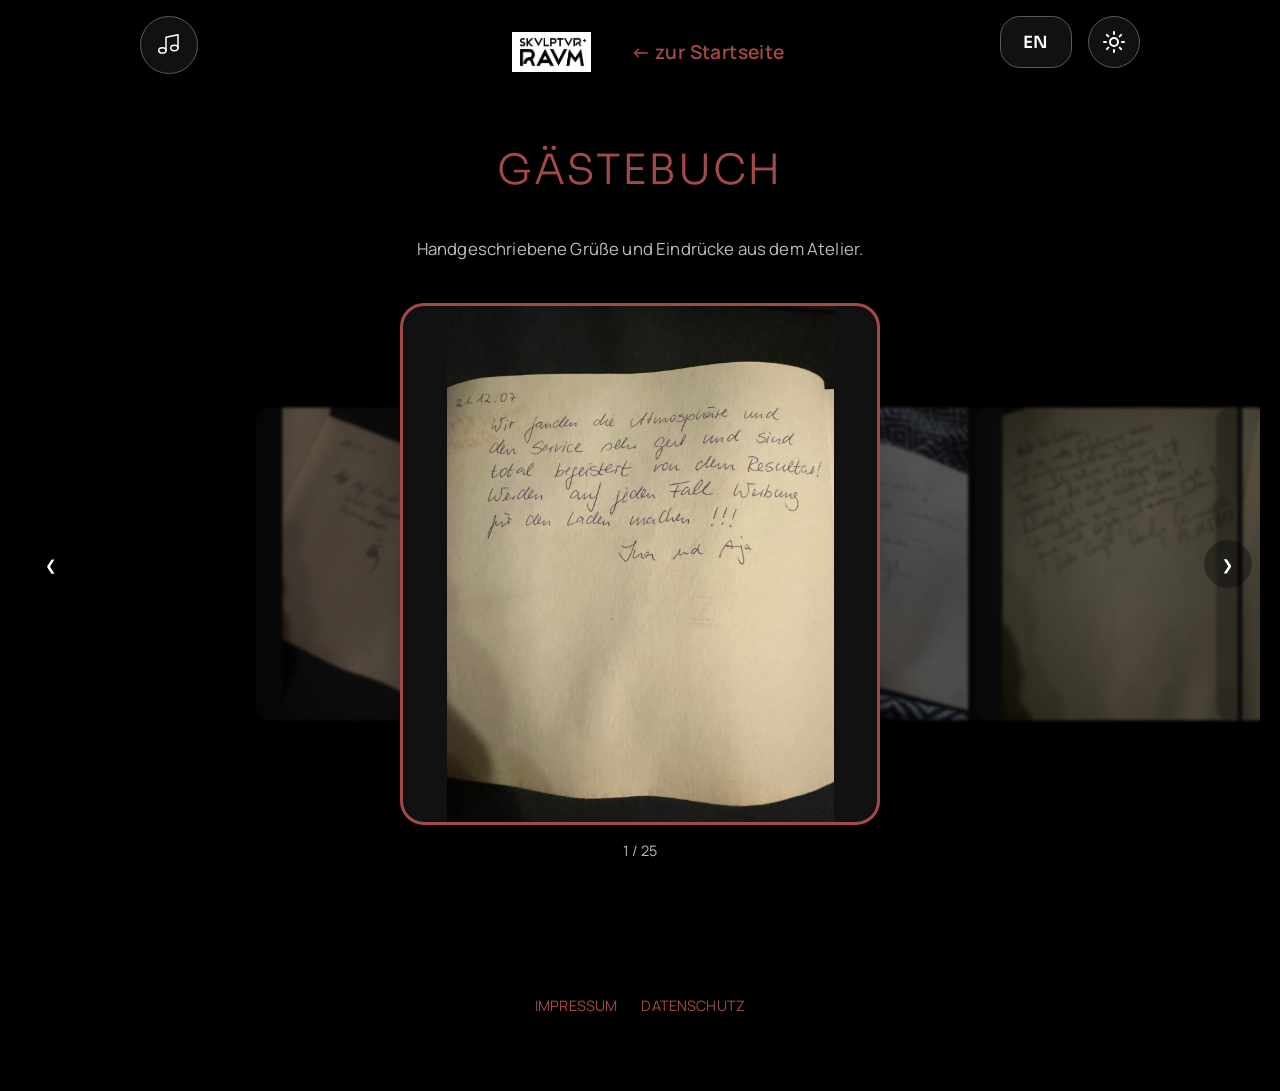
<file: html/guestbook.html>
<!DOCTYPE html>
<html lang="de">

<head>
    <meta charset="UTF-8">
    <meta name="viewport" content="width=device-width, initial-scale=1.0">

    <title>Gästebuch – Skulptur + Raum</title>
    <meta name="description"
        content="Gästebuch von Skulptur + Raum – Gøran Thie, Bildhauerei und Kunst am Bau in Berlin.">
    <meta name="robots" content="index, follow">
    <link rel="canonical" href="https://www.sculptur-raum.de/html/guestbook.html">

    <link rel="stylesheet" href="/css/style.css">
    <link rel="icon" type="image/svg+xml" href="/assets/favicon.svg">
    <script src="/js/i18n.js" type="module"></script>
    <script src="/js/theme.js" type="module"></script>
    <script src="/js/audio.js" type="module"></script>
    <script src="/js/guestbook-carousel.js" type="module"></script>
</head>

<body>
    <button type="button" id="audio-toggle" class="control-btn icon-btn audio-toggle" aria-pressed="false"
        aria-label="Musik abspielen">
        <svg data-icon="pause" viewBox="0 0 24 24" fill="currentColor" aria-hidden="true" hidden>
            <rect x="6" y="4" width="4" height="16" rx="1"></rect>
            <rect x="14" y="4" width="4" height="16" rx="1"></rect>
        </svg>
        <svg data-icon="music" viewBox="0 0 24 24" fill="none" stroke="currentColor"
            stroke-width="1.25" stroke-linecap="round" stroke-linejoin="round" aria-hidden="true">
            <path d="M10 17V6l10-2v11"></path>
            <ellipse cx="7" cy="17" rx="3" ry="2.25"></ellipse>
            <ellipse cx="17" cy="15" rx="3" ry="2.25"></ellipse>
        </svg>
    </button>
    <audio id="site-audio" src="/audio/arabesque-no1.mp3" loop preload="none"></audio>

    <div class="header-controls">
        <button type="button" id="lang-toggle" class="control-btn" aria-label="Switch language">EN</button>
        <button type="button" id="theme-toggle" class="control-btn icon-btn"
            aria-label="Helles Farbschema aktivieren">
            <svg data-theme-icon="sun" viewBox="0 0 24 24" fill="none" stroke="currentColor" stroke-width="2"
                stroke-linecap="round" aria-hidden="true">
                <circle cx="12" cy="12" r="4"></circle>
                <path
                    d="M12 2v2M12 20v2M4.93 4.93l1.42 1.42M17.66 17.66l1.41 1.41M2 12h2M20 12h2M4.93 19.07l1.42-1.41M17.66 6.34l1.41-1.41">
                </path>
            </svg>
            <svg data-theme-icon="moon" viewBox="0 0 24 24" fill="none" stroke="currentColor" stroke-width="2"
                stroke-linecap="round" stroke-linejoin="round" aria-hidden="true" hidden>
                <path d="M21 12.79A9 9 0 1 1 11.21 3 7 7 0 0 0 21 12.79z"></path>
            </svg>
        </button>
    </div>

    <header class="guestbook-page-header">
        <a class="guestbook-page-logo" href="/index.html" aria-label="Zur Startseite">
            <img src="/assets/logos/S+R-Logo_1.png" width="1417" height="710" alt="Skulptur und Raum">
        </a>
        <div class="guestbook-page-header-right">
            <a class="guestbook-page-back" href="/index.html#guestbook" data-i18n="guestbookBack">&larr; zur Startseite</a>
        </div>
    </header>

    <main class="guestbook-page-main">
        <h1 class="guestbook-page-title" data-i18n="guestbookPageTitle">Gästebuch</h1>
        <p class="guestbook-page-text" data-i18n="guestbookText">
            Handgeschriebene Grüße und Eindrücke aus dem Atelier.
        </p>

        <div class="guestbook-carousel" id="guestbook-carousel">
            <div class="guestbook-carousel-viewport" id="guestbook-carousel-viewport">
                <div class="guestbook-carousel-track" id="guestbook-carousel-track"></div>
            </div>
            <button class="guestbook-carousel-nav guestbook-carousel-prev" type="button" aria-label="Vorheriger Eintrag">&#8249;</button>
            <button class="guestbook-carousel-nav guestbook-carousel-next" type="button" aria-label="Nächster Eintrag">&#8250;</button>
        </div>

        <p class="guestbook-carousel-count" role="status" aria-atomic="true">
            <span id="guestbook-carousel-index">1</span> / <span id="guestbook-carousel-total">1</span>
        </p>
    </main>

    <footer class="guestbook-page-footer">
        <nav class="legal-links" aria-label="Rechtliche Informationen"><a href="/html/impressum.html">Impressum</a><a href="/html/datenschutz.html">Datenschutz</a></nav>
    </footer>
</body>

</html>
</file>
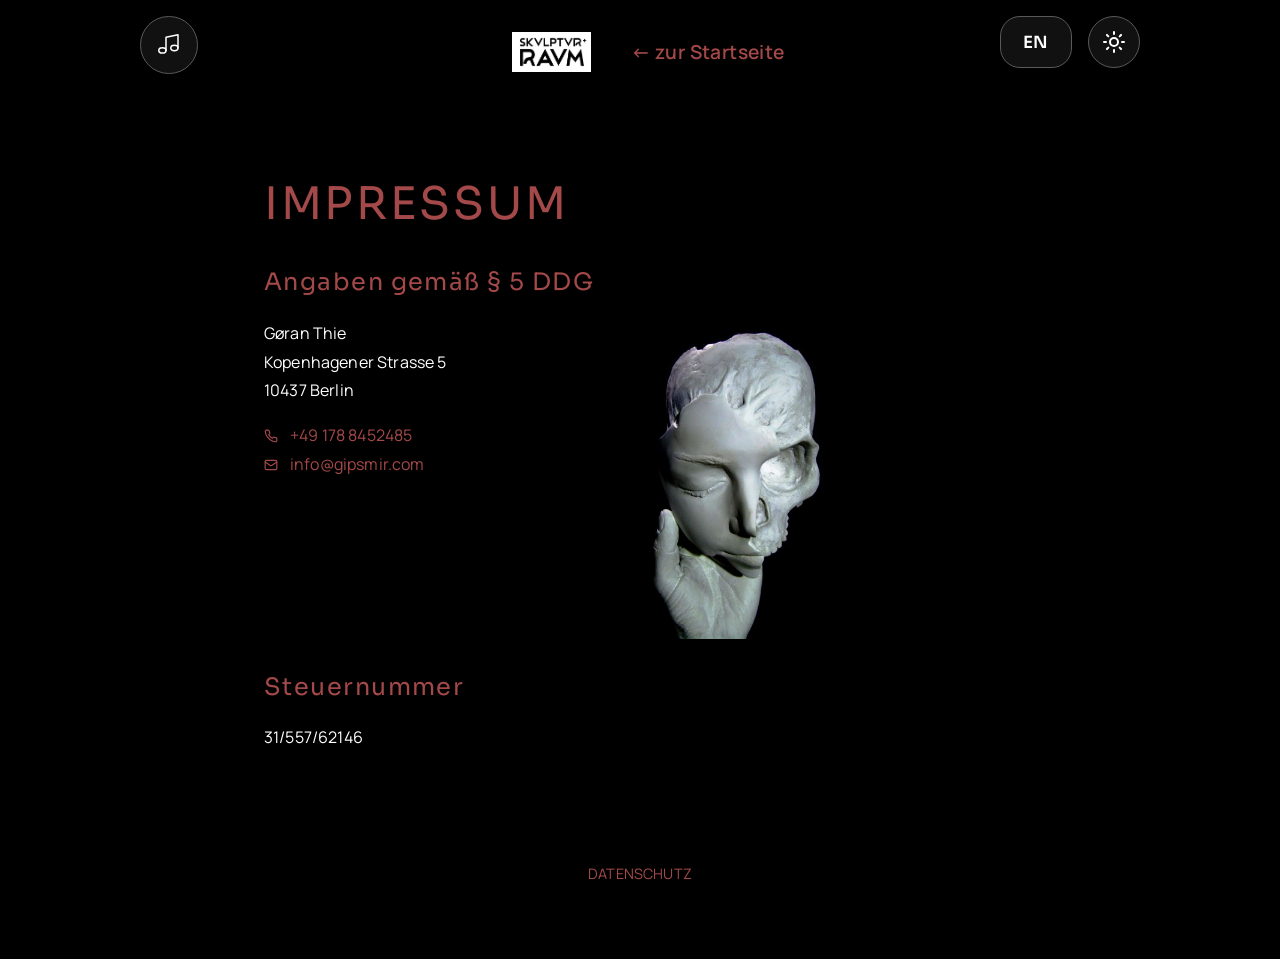
<file: html/impressum.html>
<!DOCTYPE html>
<html lang="de">
<head>
    <meta charset="UTF-8">
    <meta name="viewport" content="width=device-width, initial-scale=1.0">
    <title data-i18n="legalText14">Impressum – Skulptur + Raum</title>
    <link rel="stylesheet" href="/css/style.css">
    <script src="/js/i18n.js" type="module"></script>
    <script src="/js/theme.js" type="module"></script>
    <script src="/js/audio.js" type="module"></script>
</head>
<body class="legal-page">
    <button type="button" id="audio-toggle" class="control-btn icon-btn audio-toggle" aria-pressed="false"
        aria-label="Musik abspielen">
        <svg data-icon="pause" viewBox="0 0 24 24" fill="currentColor" aria-hidden="true" hidden>
            <rect x="6" y="4" width="4" height="16" rx="1"></rect>
            <rect x="14" y="4" width="4" height="16" rx="1"></rect>
        </svg>
        <svg data-icon="music" viewBox="0 0 24 24" fill="none" stroke="currentColor"
            stroke-width="1.25" stroke-linecap="round" stroke-linejoin="round" aria-hidden="true">
            <path d="M10 17V6l10-2v11"></path>
            <ellipse cx="7" cy="17" rx="3" ry="2.25"></ellipse>
            <ellipse cx="17" cy="15" rx="3" ry="2.25"></ellipse>
        </svg>
    </button>
    <audio id="site-audio" src="/audio/arabesque-no1.mp3" loop preload="none"></audio>

    <div class="header-controls">
        <button type="button" id="lang-toggle" class="control-btn" aria-label="Switch language">EN</button>
        <button type="button" id="theme-toggle" class="control-btn icon-btn"
            aria-label="Helles Farbschema aktivieren">
            <svg data-theme-icon="sun" viewBox="0 0 24 24" fill="none" stroke="currentColor" stroke-width="2"
                stroke-linecap="round" aria-hidden="true">
                <circle cx="12" cy="12" r="4"></circle>
                <path
                    d="M12 2v2M12 20v2M4.93 4.93l1.42 1.42M17.66 17.66l1.41 1.41M2 12h2M20 12h2M4.93 19.07l1.42-1.41M17.66 6.34l1.41-1.41">
                </path>
            </svg>
            <svg data-theme-icon="moon" viewBox="0 0 24 24" fill="none" stroke="currentColor" stroke-width="2"
                stroke-linecap="round" stroke-linejoin="round" aria-hidden="true" hidden>
                <path d="M21 12.79A9 9 0 1 1 11.21 3 7 7 0 0 0 21 12.79z"></path>
            </svg>
        </button>
    </div>


    <header class="guestbook-page-header">
        <a class="guestbook-page-logo" href="/index.html" aria-label="Zur Startseite"><img src="/assets/logos/S+R-Logo_1.png" width="1417" height="710" alt="Skulptur und Raum"></a>
        <a class="guestbook-page-back" href="/index.html" data-i18n="legalText1">← zur Startseite</a>
    </header>
    <main class="legal-main">
        <h1 data-i18n="legalText2">Impressum</h1>
        <section><h2 data-i18n="legalText4">Angaben gemäß § 5 DDG</h2>
        <div class="impressum-contact-layout">
        <div><p>Gøran Thie<br>Kopenhagener Strasse 5<br>10437 Berlin</p>
        <p><a href="tel:+491788452485"><svg class="footer-contact-icon" viewBox="0 0 24 24" fill="none" stroke="currentColor" stroke-width="2" stroke-linecap="round" stroke-linejoin="round" aria-hidden="true"><path d="M22 16.92v3a2 2 0 0 1-2.18 2 19.79 19.79 0 0 1-8.63-3.07 19.5 19.5 0 0 1-6-6 19.79 19.79 0 0 1-3.07-8.67A2 2 0 0 1 4.11 2h3a2 2 0 0 1 2 1.72c.127.96.361 1.903.7 2.81a2 2 0 0 1-.45 2.11L8.09 9.91a16 16 0 0 0 6 6l1.27-1.27a2 2 0 0 1 2.11-.45c.907.339 1.85.573 2.81.7A2 2 0 0 1 22 16.92z"></path></svg>+49 178 8452485</a><br><a href="mailto:info@gipsmir.com"><svg class="footer-contact-icon" viewBox="0 0 24 24" fill="none" stroke="currentColor" stroke-width="2" stroke-linecap="round" stroke-linejoin="round" aria-hidden="true"><rect x="2" y="4" width="20" height="16" rx="2"></rect><path d="m22 7-8.97 5.7a1.94 1.94 0 0 1-2.06 0L2 7"></path></svg>info@gipsmir.com</a></p></div>
        <img class="impressum-artwork" src="/assets/images/hand_skelett.jpeg" alt="" width="400" height="533">
        </div></section>
        <section><h2 data-i18n="legalText5">Steuernummer</h2><p>31/557/62146</p></section>
    </main>
    <footer class="guestbook-page-footer">
        <nav class="legal-links" aria-label="Rechtliche Informationen"><a href="/html/datenschutz.html" data-i18n="legalText3">Datenschutz</a></nav>
    </footer>
</body>
</html>
</file>
<file: css/style.css>
@font-face {
  font-family: 'Manrope';
  src: url('/assets/fonts/Manrope,Sora/Manrope/Manrope-VariableFont_wght.ttf') format('truetype');
  font-weight: 200 800;
  font-style: normal;
  font-display: swap;
}

@font-face {
  font-family: 'Sora';
  src: url('/assets/fonts/Manrope,Sora/Sora/Sora-VariableFont_wght.ttf') format('truetype');
  font-weight: 100 800;
  font-style: normal;
  font-display: swap;
}

@font-face {
  font-family: 'Bonheur Royale';
  src: url('/assets/fonts/Manrope,Sora/Bonheur_Royale/BonheurRoyale-Regular.ttf') format('truetype');
  font-weight: 400;
  font-style: normal;
  font-display: swap;
}

*,
*::before,
*::after {
  box-sizing: border-box;
}

:root {
  --color-bg: #000000;
  --color-surface: #111;
  --color-text: #fff;
  --color-text-muted: #bbb;
  --color-border: #5a5959;
  --color-accent: #a44949;
  --color-accent-hover: #ca6767;
  --color-on-accent: #fff;
  --color-footer-bg: rgba(67, 63, 63, 0.6);
  --color-footer-text: #bbb;
  --color-footer-text-strong: #fff;
  --color-footer-radial-inner: #5c5c5c;
  --color-footer-radial-outer: #000000;
}

:root[data-theme="light"] {
  --color-bg: #fff;
  --color-surface: #f7f7f5;
  --color-text: #222;
  --color-text-muted: #555;
  --color-border: #2a2929;
  --color-footer-text: #555;
  --color-footer-text-strong: #111;
  --color-footer-radial-inner: #000000;
  --color-footer-radial-outer: #ffffff;
}

body {
  letter-spacing: 0.01em;
  font-family: 'Manrope', 'Helvetica Neue', Helvetica, Arial, sans-serif;
  margin: 0;
  background: var(--color-bg);
  color: var(--color-text);
  transition: background 0.2s ease, color 0.2s ease;
}

.section-divider {
  max-width: 900px;
  margin: 0 auto;
  border-top: 1px solid var(--color-border);
}

.hero {
  position: relative;
  z-index: 3;
  overflow: hidden;
  display: flow-root;
}

.hero-bg {
  position: absolute;
  inset: 0;
  z-index: 0;
  mask-image: linear-gradient(to bottom, #000 calc(100% - clamp(40px, 7vw, 100px)), transparent);
}

.hero-bg::before {
  --hero-zoom-start: 1.2;
  --hero-zoom-end: 1.85;
  content: "";
  position: absolute;
  inset: 0;
  z-index: 1;
  background: url('/assets/background-images/background_horizontal.jpeg') center top/cover no-repeat;
  transform-origin: center top;
  transform: scale(var(--hero-zoom-start));
  animation: hero-zoom 10s ease-in-out infinite alternate;
  will-change: transform;
}

@keyframes hero-zoom {
  0% {
    transform: scale(var(--hero-zoom-start));
  }

  100% {
    transform: scale(var(--hero-zoom-end));
  }
}

@media (max-width: 800px) {
  .hero-bg::before {
    --hero-zoom-start: 1.05;
    --hero-zoom-end: 1.3;
    background: url('/assets/background-images/background_vertikal.jpg') center top/cover no-repeat;
    transform-origin: center top;
  }
}

@media (max-width: 650px) {
  .hero-bg::before {
    --hero-zoom-start: 1;
    --hero-zoom-end: 1.16;
  }
}

@media (min-width: 801px) and (max-width: 1199px) {
  .hero-bg::before {
    --hero-zoom-start: 1;
    --hero-zoom-end: 1.1;
    background-position: center top;
    transform-origin: center top;
  }
}

@media (min-width: 1200px) {
  .hero-bg::before {
    --hero-zoom-start: 1;
    --hero-zoom-end: 1.12;
    background-position: center top;
    transform-origin: center top;
  }
}

@media (prefers-reduced-motion: reduce) {
  .hero-bg::before {
    animation: none;
  }
}

.hero::before {
  content: "";
  position: absolute;
  inset: 0;
  z-index: 1;
  background: rgba(0, 0, 0, 0.15);
  mask-image: linear-gradient(to bottom, #000 calc(100% - clamp(40px, 7vw, 100px)), transparent);
  pointer-events: none;
}

.hero > *:not(.hero-bg) {
  position: relative;
  z-index: 3;
}

.hero .intro-text {
  color: rgba(255, 255, 255, 0.85);
  -webkit-text-stroke: 2px #000;
  paint-order: stroke fill;
}

@media (min-width: 1200px) {
  .hero {
    max-width: 1200px;
    margin-left: auto;
    margin-right: auto;
    padding-bottom: 80px;
  }
}

.site-header {
  position: relative;
}

.stucco-feature {
  position: relative;
  isolation: isolate;
  z-index: 2;
  width: 100%;
  max-width: 1200px;
  height: clamp(220px, 40vw, 480px);
  margin: 0 auto;
  overflow: hidden;
}

.stucco-feature::before {
  content: "";
  position: absolute;
  inset: 0;
  z-index: 1;
  pointer-events: none;
  /* Muted 90s print palette, blended into the relief's highlights and shadows. */
  background: linear-gradient(115deg,
    #779c99 0%,
    #aaa0b8 46%,
    #c6a18c 100%);
  mix-blend-mode: color;
  opacity: 0.65;
}

.stucco-feature::after {
  content: "";
  position: absolute;
  inset: 0;
  z-index: 1;
  pointer-events: none;
  background: linear-gradient(to bottom,
    var(--color-bg) 0%,
    transparent 20%,
    transparent 70%,
    var(--color-bg) 100%);
}

.quote-section {
  background: var(--color-bg);
  padding: clamp(42px, 6vw, 72px) 24px;
}

.kafka-quote {
  max-width: 640px;
  margin: 0 auto;
  text-align: center;
}

.kafka-quote p {
  font-family: 'Bonheur Royale', cursive;
  font-weight: 400;
  font-size: clamp(1.6rem, 1.2rem + 1.6vw, 2.4rem);
  line-height: 1.2;
  letter-spacing: normal;
  color: var(--color-text);
  margin: 0 0 10px;
}

.kafka-quote cite {
  display: block;
  font-family: 'Manrope', 'Helvetica Neue', Helvetica, Arial, sans-serif;
  font-style: normal;
  font-size: clamp(0.75rem, 0.65rem + 0.5vw, 1rem);
  line-height: 1.4;
  letter-spacing: 0.12em;
  text-transform: uppercase;
  color: var(--color-accent);
}

.stucco-feature img {
  display: block;
  filter: sepia(0.18) saturate(0.65) contrast(0.82) brightness(0.85);
  width: 100%;
  height: 100%;
  object-fit: cover;
  --stucco-zoom-start: 1.28;
  --stucco-zoom-end: 1.6;
  scale: var(--stucco-zoom-start);
  animation: stucco-zoom 10s ease-in-out infinite alternate;
  will-change: transform;
}

@keyframes stucco-zoom {
  0% {
    scale: var(--stucco-zoom-start);
  }

  100% {
    scale: var(--stucco-zoom-end);
  }
}

@media (min-width: 800px) {
  .stucco-feature img {
    --stucco-zoom-start: 1.24;
    --stucco-zoom-end: 1.56;
  }
}

@media (prefers-reduced-motion: reduce) {
  .stucco-feature img {
    animation: none;
    scale: var(--stucco-zoom-start);
  }
}

.header-controls {
  position: fixed;
  top: 16px;
  right: 20px;
  z-index: 50;
  display: flex;
  gap: 8px;
}

.control-btn {
  padding: 6px 14px;
  font-family: 'Manrope', 'Helvetica Neue', Helvetica, Arial, sans-serif;
  font-size: 0.85rem;
  font-weight: 600;
  letter-spacing: 0.04em;
  background: var(--color-surface);
  border: 1px solid var(--color-border);
  border-radius: 20px;
  color: var(--color-text);
  cursor: pointer;
  transition: background 0.2s ease, color 0.2s ease;
}

.control-btn:hover {
  background: var(--color-text);
  color: var(--color-bg);
  border-color: var(--color-text);
}

.icon-btn {
  width: 36px;
  height: 36px;
  display: flex;
  align-items: center;
  justify-content: center;
  border-radius: 50%;
}

.control-btn.icon-btn {
  padding: 0;
}

.icon-btn svg {
  width: 18px;
  height: 18px;
  display: block;
}

.icon-btn svg[hidden] {
  display: none;
}

.audio-toggle {
  position: fixed;
  top: 16px;
  left: 20px;
  z-index: 50;
}

.audio-toggle.icon-btn {
  width: clamp(48px, 4.5vw, 64px);
  height: clamp(48px, 4.5vw, 64px);
}

.audio-toggle.icon-btn svg {
  width: clamp(24px, 2.25vw, 32px);
  height: clamp(24px, 2.25vw, 32px);
}

.back-to-top {
  position: fixed;
  bottom: 100px;
  right: 20px;
  z-index: 45;
  width: clamp(48px, 4.5vw, 64px);
  height: clamp(48px, 4.5vw, 64px);
  background: var(--color-bg);
  border: 1px solid var(--color-accent);
  box-shadow: 0 6px 20px rgba(0, 0, 0, 0.4);
  transition: background 0.2s ease, color 0.2s ease;
}

.back-to-top:hover,
.back-to-top:focus-visible {
  background: var(--color-accent);
  color: var(--color-on-accent);
}

.back-to-top[hidden] {
  display: none;
}

.back-to-top svg {
  width: clamp(24px, 2.25vw, 32px);
  height: clamp(24px, 2.25vw, 32px);
}

 .logo-test {
  width: 100%;
  max-width: 1200px;
  margin: 0 auto;
  padding: clamp(16px, 4vw, 40px) 20px;
  display: grid;
  grid-template-columns: 1fr auto 1fr;
  align-items: center;
}

.logo-plaque {
  padding: 12px;
  display: inline-flex;
  align-items: center;
  justify-content: center;
}

.logo-wordmark-wrap {
  grid-column: 2;
  justify-self: center;
}

.logo-wordmark {
  display: block;
  width: min(50vw, 500px);
  height: auto;
}

.monkey{
    max-width: 300px;
}

.intro {
    font-family: 'Manrope', 'Helvetica Neue', Helvetica, Arial, sans-serif;
    max-width: 700px;
    margin: 40px auto 200px;
    padding: 0 20px;
    text-align: center;
    color: var(--color-text);
}

.intro-text {
    font-size: clamp(1.05rem, 1rem + 0.2vw, 1.125rem);
    font-weight: 400;
    letter-spacing: 0.03em;
    line-height: 1.7;
    color: var(--color-text-muted);
    text-transform: uppercase;
}

.bio {
    display: flex;
    align-items: center;
    gap: 48px;
    max-width: 1000px;
    margin: 80px auto;
    padding: 0 20px;
    font-family: 'Manrope', 'Helvetica Neue', Helvetica, Arial, sans-serif;
}

@media (min-width: 721px) and (max-width: 1100px) {
    .bio { padding-inline: 48px; }
}

.bio-portrait {
    width: 280px;
    flex: 0 0 280px;
    aspect-ratio: 3 / 4;
    object-fit: cover;
    filter: saturate(0.75) sepia(0.08) brightness(1.12) contrast(0.92);
    border-radius: 4px;
}

.bio-name {
    font-size: clamp(2rem, 1.8rem + 1vw, 2.4rem);
    font-weight: 600;
    letter-spacing: 0.04em;
    text-transform: uppercase;
    margin-bottom: 16px;
    color: var(--color-accent);
}

.bio-text {
    font-size: clamp(1.1rem, 1.05rem + 0.2vw, 1.2rem);
    font-weight: 400;
    line-height: 1.75;
    color: var(--color-text-muted);
}

@media (min-width: 721px) {
    .audio-toggle {
        left: 40px;
    }

    .header-controls {
        right: 40px;
        gap: 12px;
    }

    .icon-btn {
        width: 44px;
        height: 44px;
    }

    .icon-btn svg {
        width: 21px;
        height: 21px;
    }

    .control-btn {
        padding: 9px 18px;
        font-size: 0.95rem;
    }
}

@media (min-width: 1200px) {
    .audio-toggle {
        left: 140px;
    }

    .header-controls {
        right: 140px;
        gap: 16px;
    }

    .icon-btn {
        width: 52px;
        height: 52px;
    }

    .icon-btn svg {
        width: 24px;
        height: 24px;
    }

    .control-btn {
        padding: 11px 22px;
        font-size: 1.05rem;
    }
}

@media (max-width: 720px) {
    .logo-test {
        padding-top: 76px;
    }

    .intro {
        margin-top: 80px;
    }

    .bio {
        flex-direction: column;
        text-align: center;
        gap: 24px;
        padding-inline: 32px;
    }

    .bio-content {
        display: contents;
    }

    .bio-name {
        order: -2;
        margin: 0;
    }

    .bio-portrait {
        order: -1;
        width: 200px;
        flex-basis: auto;
    }

    .bio-text {
        margin: 0;
    }
}

.references {
    max-width: 900px;
    margin: 0 auto;
    padding: clamp(50px, 10vw, 105px) 20px clamp(70px, 20vw, 225px);
    text-align: center;
    font-family: 'Manrope', 'Helvetica Neue', Helvetica, Arial, sans-serif;
}

.references-title {
    font-size: clamp(2rem, 1.8rem + 1vw, 2.4rem);
    font-weight: 600;
    letter-spacing: 0.06em;
    text-transform: uppercase;
    color: var(--color-accent);
    margin-bottom: 32px;
}

.references-list {
    list-style: none;
    display: grid;
    grid-template-columns: repeat(2, 1fr);
    justify-items: start;
    gap: 12px 32px;
    margin: 0;
    padding: 0;
    text-align: left;
}

.references-list li {
    font-size: 1.1rem;
    letter-spacing: 0.02em;
    color: var(--color-text-muted);
}

.references-location {
    font-size: 0.8em;
    opacity: 0.65;
}

.references-location::before {
    content: " · ";
}

.references-item--wide {
    grid-column: 1 / -1;
}

@media (min-width: 741px) {
    .references-list {
        grid-template-columns: repeat(2, max-content);
        justify-content: center;
    }

    .references-item--wide {
        justify-self: center;
        text-align: center;
    }
}

.guestbook {
  position: relative;
  /* Higher than .contact's z-index (0): in their overlap zone,
     .guestbook needs to paint on top so its own fade-to-transparent
     is what's visible, revealing .contact's photo underneath as it
     fades - not the other way around. */
  z-index: 1;
  overflow: hidden;
  min-height: clamp(360px, 58vw, 680px);
  --parallax-amplitude: 50px;
}

@media (min-width: 601px) {
  .guestbook {
    --parallax-amplitude: 100px;
  }
}

@media (min-width: 1200px) {
  .guestbook {
    max-width: 1200px;
    margin-left: auto;
    margin-right: auto;
    --parallax-amplitude: 120px;
  }
}

/* Outer layer: stays exactly on the visible box (inset: 0) and carries
   the fade mask, clipped by overflow:hidden. The mask must sit on a
   layer sized to the visible window, not the extended parallax image
   below - otherwise the gradient percentages stretch over the wrong
   height and the carefully-tuned cross-fade breaks. */
.guestbook-bg {
  position: absolute;
  inset: 0;
  z-index: 0;
  overflow: hidden;
  /* Fades the photo itself to transparent over a long stretch at
     the bottom (no black band) so .contact's photo, which overlaps
     upward underneath, gradually takes over - a real cross-fade
     rather than a snap. */
  mask-image: linear-gradient(to bottom, #000 0%, #000 55%, transparent 100%);
  -webkit-mask-image: linear-gradient(to bottom, #000 0%, #000 55%, transparent 100%);
}

/* Inner layer: extended above/below the visible box so the JS-driven
   translateY (scroll parallax) never reveals an edge, same pattern as
   .contact-bg. */
.guestbook-bg-img {
  position: absolute;
  top: calc(-1 * (var(--parallax-amplitude) + 40px));
  left: 0;
  right: 0;
  height: calc(100% + (var(--parallax-amplitude) + 40px) * 2);
  /* Left-centered on purpose: the atelier photo is a wide panorama
     and its most interesting part (the workbench, sculpted heads)
     sits on the left side of the frame. */
  background: url('/assets/background-images/attelier_01.jpeg') left center/cover no-repeat;
  will-change: transform;
}

.guestbook::after {
  content: "";
  position: absolute;
  inset: 0;
  z-index: 1;
  pointer-events: none;
  /* Only fades in at the top (into the plain page background above);
     the bottom is handled by the mask on .guestbook-bg instead, so
     there is no opaque black band before .contact. */
  background: linear-gradient(to bottom,
    var(--color-bg) 0%,
    transparent 18%,
    transparent 100%);
}

.guestbook-link {
  position: absolute;
  right: 6%;
  top: 22%;
  z-index: 2;
  transform: translateY(-50%);
  padding: 12px 32px;
  font-family: 'Sora', 'Helvetica Neue', Helvetica, Arial, sans-serif;
  font-size: 1rem;
  font-weight: 600;
  letter-spacing: 0.08em;
  text-transform: uppercase;
  text-decoration: none;
  white-space: nowrap;
  color: var(--color-accent);
  background: rgba(0, 0, 0, 0.72);
  border: 2px solid var(--color-accent);
  border-radius: 30px;
  transition: background 0.2s ease, color 0.2s ease;
}

.guestbook-link:hover,
.guestbook-link:focus-visible {
  background: var(--color-accent);
  color: #fff;
}

.site-footer {
    display: flex;
    flex-wrap: wrap;
    justify-content: space-between;
    align-items: center;
    gap: 24px;
    max-width: 1200px;
    margin: 0 auto 120px;
    padding: 140px 60px;
    font-family: 'Manrope', 'Helvetica Neue', Helvetica, Arial, sans-serif;
    font-size: 1.05rem;
    color: var(--color-footer-text);
    background:
        url('/assets/logos/logo01.png') center 65%/auto 45% no-repeat,
        radial-gradient(circle at center 58%, var(--color-footer-radial-inner) 0%, var(--color-footer-radial-outer) 25%);
    background-position: center 65%, center center;
    background-size: auto 52%, 100% 100%;
    animation: footer-radial-pulse 7s ease-in-out infinite;
    border-radius: 8px;
}

@keyframes footer-radial-pulse {
    0%, 100% {
        background-size: auto 52%, 100% 100%;
    }
    50% {
        background-size: auto 52%, 230% 230%;
    }
}

@media (prefers-reduced-motion: reduce) {
    .site-footer {
        animation: none;
    }
}

.site-footer p {
    margin: 0 0 6px;
    line-height: 1.6;
}

.site-footer a {
    color: var(--color-accent);
    text-decoration: none;
}

.site-footer a:hover {
    color: var(--color-accent-hover);
    text-decoration: underline;
}

.footer-contact-icon {
    display: inline-block;
    width: 14px;
    height: 14px;
    margin-right: 12px;
    vertical-align: -2px;
}

.footer-company {
    font-size: 1.3rem;
    font-weight: 600;
    letter-spacing: 0.04em;
    text-transform: uppercase;
    color: var(--color-accent);
}

.footer-legal {
    display: flex;
    flex-direction: column;
    align-items: flex-end;
    gap: 8px;
}

.footer-link {
    background: none;
    border: none;
    padding: 0;
    font: inherit;
    font-size: 1rem;
    letter-spacing: 0.04em;
    text-transform: uppercase;
    color: var(--color-accent);
    text-decoration: none;
    cursor: pointer;
}

.footer-link:hover {
    color: var(--color-accent-hover);
}

@media (max-width: 1040px) {
    .site-footer {
        margin: 0 20px 120px;
    }
}

@media (min-width: 601px) {
    .site-footer {
        display: grid;
        grid-template-columns: 1fr auto;
        column-gap: 24px;
        row-gap: 8px;
        background:
            url('/assets/logos/logo01.png') center 40%/auto 65% no-repeat,
            radial-gradient(circle at center 58%, var(--color-footer-radial-inner) 0%, var(--color-footer-radial-outer) 25%);
        background-position: center 40%, center center;
        background-size: auto 72%, 100% 100%;
    }

    @keyframes footer-radial-pulse {
        0%, 100% {
            background-size: auto 72%, 100% 100%;
        }
        50% {
            background-size: auto 72%, 230% 230%;
        }
    }

    .footer-brand {
        grid-column: 1;
        grid-row: 1;
    }

    .footer-contact {
        grid-column: 1;
        grid-row: 2;
    }

    .footer-legal {
        grid-column: 2;
        grid-row: 1 / span 2;
        align-self: center;
        justify-self: end;
    }
}

@media (max-width: 600px) {
    .site-footer {
        flex-direction: column;
        justify-content: space-between;
        text-align: center;
        min-height: 580px;
        padding-top: 40px;
        padding-bottom: 40px;
        /* Fixed px offset (not %) for the logo layer, so it stays put
           regardless of how tall the footer becomes - a percentage
           here would shift the logo every time .footer-legal's
           margin-top below changes the box height. */
      
    }

    .footer-contact {
        margin-bottom: 400px;
    }

    .footer-legal {
        margin-top: 140px;
    }
}

.modal {
    position: fixed;
    inset: 0;
    z-index: 100;
    display: flex;
    align-items: center;
    justify-content: center;
}

.modal[hidden] {
    display: none;
}

.modal-overlay {
    position: absolute;
    inset: 0;
    background: rgba(0, 0, 0, 0.5);
}

.modal-dialog {
    position: relative;
    max-width: 560px;
    width: 90%;
    max-height: 80vh;
    background: var(--color-surface);
    border-radius: 6px;
    font-family: 'Manrope', 'Helvetica Neue', Helvetica, Arial, sans-serif;
    box-shadow: 0 10px 40px rgba(0, 0, 0, 0.4);
    display: flex;
    flex-direction: column;
}

.modal-body {
    overflow-y: auto;
    padding: 40px;
}

.modal-close {
    position: absolute;
    top: 12px;
    right: 16px;
    background: none;
    border: none;
    font-size: 1.6rem;
    line-height: 1;
    color: var(--color-text-muted);
    cursor: pointer;
    z-index: 1;
}

.modal-close:hover {
    color: var(--color-text);
}

.modal-title {
    font-size: clamp(1.8rem, 1.6rem + 1vw, 2.2rem);
    font-weight: 600;
    letter-spacing: 0.03em;
    text-transform: uppercase;
    margin-bottom: 20px;
    color: var(--color-text);
}

.modal-lorem {
    font-size: 1.05rem;
    line-height: 1.7;
    color: var(--color-text-muted);
    margin-bottom: 24px;
}

.modal-details p {
    font-size: 1.05rem;
    line-height: 1.6;
    color: var(--color-text-muted);
    margin: 0 0 4px;
}

button, input, select, textarea {
  letter-spacing: inherit;
  font-family: inherit;
}

/* Headings and buttons share the display typeface across all sections. */
body :is(h1, h2, h3, h4, h5, h6, button, input[type="button"], input[type="submit"], input[type="reset"]) {
  font-family: 'Sora', 'Helvetica Neue', Helvetica, Arial, sans-serif;
}

body :is(h1, h2, h3, h4, h5, h6) {
  letter-spacing: 0.06em;
}

body :is(button, input[type="button"], input[type="submit"], input[type="reset"]) {
  letter-spacing: 0.04em;
}

.intro-services {
  list-style: none;
  padding: 0;
  margin: 0;
  display: grid;
  grid-template-columns: repeat(3, minmax(0, 1fr));
  gap: 10px 24px;
}

@media (max-width: 600px) {
  .intro-services {
    grid-template-columns: 1fr;
    gap: 6px;
  }
}

.hero-gallery-link {
  display: inline-block;
  padding: 5px 8px;
  color: inherit;
  text-decoration: none;
  border-radius: 4px;
  touch-action: manipulation;
}

.hero-gallery-link:active {
  opacity: 0.65;
}

.hero-gallery-link:focus-visible {
  outline: 1px solid currentColor;
  outline-offset: 3px;
}

.hero-gallery-arrow {
  display: flex;
  align-items: center;
  justify-content: center;
  width: 44px;
  height: 44px;
  padding: 0;
  margin: 16px auto 0;
  color: rgba(255, 255, 255, 0.7);
  background: rgba(0, 0, 0, 0.25);
  border: 1px solid rgba(255, 255, 255, 0.4);
  border-radius: 50%;
}

.hero-gallery-arrow svg {
  width: 20px;
  height: 20px;
}

.hero-gallery-arrow:hover {
  color: #fff;
}


@media (min-width: 720px) {
  .hero .intro {
    max-width: 1120px;
    padding-inline: clamp(24px, 4vw, 48px);
  }

  .hero .intro-services {
    font-size: clamp(1.25rem, 0.5rem + 1.667vw, 1.75rem);
    line-height: 1.55;
    gap: clamp(14px, 2vw, 24px) clamp(20px, 3vw, 36px);
    overflow-wrap: anywhere;
  }
}

/* --- Gästebuch-Unterseite (html/guestbook.html) --- */

.guestbook-page-header {
  position: sticky;
  top: 0;
  z-index: 40;
  display: flex;
  flex-wrap: nowrap;
  align-items: center;
  justify-content: center;
  gap: 24px;
  max-width: 1200px;
  margin: 0 auto;
  padding: 16px clamp(90px, 12vw, 160px);
  background: var(--color-bg);
}

@media (max-width: 500px) {
  .guestbook-page-header {
    flex-wrap: wrap;
  }
}

.guestbook-page-logo {
  display: inline-flex;
  align-items: center;
  padding: 16px;
  border-radius: 0;
  background: transparent;
  transition: background 0.2s ease;
}

:root[data-theme="light"] .guestbook-page-logo {
  background: #000;
}

.guestbook-page-logo img {
  display: block;
  height: 40px;
  width: auto;
}

.guestbook-page-header-right {
  display: flex;
  align-items: center;
  gap: 16px;
}

.guestbook-page-back {
  font-family: 'Manrope', 'Helvetica Neue', Helvetica, Arial, sans-serif;
  font-size: clamp(0.95rem, 0.85rem + 0.6vw, 1.2rem);
  font-weight: 600;
  letter-spacing: 0.02em;
  color: var(--color-accent);
  text-decoration: none;
}

.guestbook-page-back:hover {
  color: var(--color-accent-hover);
}

.guestbook-page-main {
  max-width: 1300px;
  margin: 0 auto;
  padding: 40px 20px 120px;
  text-align: center;
}

.guestbook-page-title {
  font-family: 'Sora', 'Helvetica Neue', Helvetica, Arial, sans-serif;
  font-size: clamp(2rem, 1.8rem + 1vw, 2.6rem);
  font-weight: 300;
  letter-spacing: 0.04em;
  text-transform: uppercase;
  color: var(--color-accent);
  margin: 0 0 40px;
}

.guestbook-page-text {
  max-width: 640px;
  font-family: 'Manrope', 'Helvetica Neue', Helvetica, Arial, sans-serif;
  font-size: 1.05rem;
  line-height: 1.6;
  color: var(--color-text-muted);
  margin: 0 auto 40px;
}

.guestbook-carousel {
  position: relative;
}

.guestbook-carousel-viewport {
  overflow: hidden;
  touch-action: pan-y;
}

.guestbook-carousel-track {
  display: flex;
  align-items: center;
  gap: 0;
  cursor: grab;
  transition: transform 0.35s ease;
  will-change: transform;
}

.guestbook-carousel-track.is-dragging {
  transition: none;
  cursor: grabbing;
}

.guestbook-carousel-slide {
  flex: 0 0 68%;
  max-width: 480px;
  margin-inline: -120px;
  height: clamp(320px, 58vh, 620px);
  display: flex;
  align-items: center;
  justify-content: center;
  border-radius: 24px;
  overflow: hidden;
  background: #111;
  box-shadow: 0 12px 40px rgba(0, 0, 0, 0.2);
  opacity: 0.4;
  transform: scale(0.6);
  filter: blur(3px);
  z-index: 1;
  transition: opacity 0.35s ease, transform 0.35s ease, filter 0.35s ease;
}

.guestbook-carousel-slide.is-active {
  opacity: 1;
  transform: scale(1);
  filter: blur(0);
  z-index: 2;
  border: 3px solid var(--color-accent);
}

.guestbook-carousel-slide img {
  max-width: 100%;
  max-height: 100%;
  object-fit: contain;
  display: block;
  pointer-events: none;
  -webkit-user-drag: none;
  user-select: none;
}

.guestbook-carousel-nav {
  position: absolute;
  top: 50%;
  transform: translateY(-50%);
  z-index: 2;
  width: 48px;
  height: 48px;
  border: none;
  border-radius: 50%;
  background: rgba(0, 0, 0, 0.35);
  color: #fff;
  font-size: 2rem;
  line-height: 1;
  cursor: pointer;
  transition: background 0.2s ease;
}

.guestbook-carousel-nav:hover,
.guestbook-carousel-nav:focus-visible {
  background: var(--color-accent);
  color: var(--color-on-accent);
}

.guestbook-carousel-nav:focus-visible {
  outline: 2px solid #fff;
  outline-offset: 3px;
}

.guestbook-carousel-prev {
  left: 8px;
}

.guestbook-carousel-next {
  right: 8px;
}

.guestbook-carousel-count {
  margin: 16px 0 0;
  font-family: 'Manrope', 'Helvetica Neue', Helvetica, Arial, sans-serif;
  font-size: 0.9rem;
  color: var(--color-text-muted);
}

@media (max-width: 600px) {
  .guestbook-carousel-slide {
    flex: 0 0 80%;
    margin-inline: -70px;
    height: clamp(280px, 55vh, 480px);
  }

  .guestbook-carousel-nav {
    width: 38px;
    height: 38px;
    font-size: 1.5rem;
  }
}

.guestbook-page-footer {
  max-width: 1200px;
  margin: 0 auto;
  padding: 0 20px 60px;
  text-align: center;
  font-family: 'Manrope', 'Helvetica Neue', Helvetica, Arial, sans-serif;
  font-size: 0.9rem;
  color: var(--color-text-muted);
}

.guestbook-page-footer a {
  color: var(--color-accent);
}

/* Legal pages share the existing display typeface and heading accent. */
.legal-main {
  max-width: 800px;
  margin: 0 auto;
  padding: 40px 24px 80px;
  line-height: 1.8;
  overflow-wrap: anywhere;
}
.legal-main h1, .legal-main h2 {
  color: var(--color-accent);
  line-height: 1.35;
  font-weight: 400;
}
.legal-main h1 { font-size: clamp(2rem, 6vw, 2.8rem); text-transform: uppercase; }
.legal-main h2 { font-size: clamp(1.2rem, 4vw, 1.5rem); margin-top: 2rem; }
.legal-main a, .contact-privacy a { color: var(--color-accent); text-underline-offset: 3px; }
.legal-main a:hover, .contact-privacy a:hover { color: var(--color-accent-hover); }
.legal-links { display: flex; justify-content: center; flex-wrap: wrap; gap: 12px 24px; margin: 16px 0; text-transform: uppercase; }
.contact-privacy { font-size: 0.9rem; line-height: 1.6; }
@media (max-width: 600px) {
  .legal-page .guestbook-page-header { flex-wrap: wrap; gap: 16px; }
  .legal-main { padding: 24px 20px 48px; }
}

.site-footer .footer-link {
  color: var(--color-accent);
}
.guestbook-page-footer .legal-links a {
  text-decoration: none;
}
.site-footer .footer-link:hover,
.site-footer .footer-link:focus-visible,
.guestbook-page-footer .legal-links a:hover,
.guestbook-page-footer .legal-links a:focus-visible {
  color: var(--color-footer-text-strong);
}
:root[data-theme="light"] .site-footer .footer-link:hover,
:root[data-theme="light"] .site-footer .footer-link:focus-visible,
:root[data-theme="light"] .guestbook-page-footer .legal-links a:hover,
:root[data-theme="light"] .guestbook-page-footer .legal-links a:focus-visible {
  color: #000;
}

.legal-page .legal-links a { text-decoration: none; }

.legal-page a[href^="mailto:"],
.legal-page a[href^="tel:"] {
  text-decoration: none;
}

.impressum-contact-layout {
  display: grid;
  grid-template-columns: minmax(0, 320px) minmax(0, 240px);
  align-items: start;
  gap: 32px;
}
.impressum-contact-layout p:first-child { margin-top: 0; }
.impressum-artwork {
  display: block;
  width: 100%;
  height: auto;
  border-radius: 8px;
}
/* Tablet: the artwork column stayed at up to 240px wide (~320px tall)
   while the short address/contact text is much shorter, so the grid
   row stretched to the image's height and pushed "Steuernummer"
   (which follows the grid) far down below the text. Shrinking the
   artwork here keeps the row height close to the text's own height. */
@media (min-width: 601px) and (max-width: 1024px) {
  .impressum-contact-layout {
    grid-template-columns: minmax(0, 320px) 140px;
    gap: 24px;
  }
  .impressum-artwork { max-width: 140px; }
}

@media (max-width: 600px) {
  .impressum-contact-layout {
    grid-template-columns: minmax(0, 240px) 100px;
    gap: 16px;
    padding-right: 16px;
  }
  .impressum-artwork { max-width: 100px; }
}
@media (max-width: 359px) {
  .impressum-contact-layout { grid-template-columns: minmax(0, 1fr); }
}
</file>
<file: css/gallery.css>
.gallery-section {
    position: relative;
    z-index: 1;
    scroll-margin-top: 16px;
    padding-top: clamp(40px, 5vw, 70px);
    padding-bottom: 60px;
    background: linear-gradient(to bottom, transparent, var(--color-bg) clamp(100px, 20vw, 260px));
}

.gallery-title {
    text-align: center;
    font-family: inherit;
    font-size: clamp(2rem, 1.8rem + 1vw, 2.4rem);
    text-transform: uppercase;
    color: var(--color-accent);
    margin: 30px 0;
}

.gallery-categories {
    position: sticky;
    top: 12px;
    z-index: 10;
    display: flex;
    justify-content: center;
    gap: 10px;
    margin: 0 auto clamp(56px, 6vw, 84px);
    padding: 8px 10px;
    width: fit-content;
    border: 1px solid var(--color-border);
    border-radius: 32px;
    background: var(--color-surface);
    box-shadow: 0 6px 24px rgba(0, 0, 0, 0.18);
}

.gallery-category {
    padding: 9px 20px;
    font-family: inherit;
    font-size: 0.95rem;
    text-transform: uppercase;
    border: 1px solid var(--color-border);
    border-radius: 30px;
    background: var(--color-bg);
    color: var(--color-text-muted);
    cursor: pointer;
    transition: background 0.2s ease, border-color 0.2s ease, color 0.2s ease;
}

.gallery-category:hover,
.gallery-category.is-active {
    border-color: var(--color-accent);
    background: var(--color-accent);
    color: var(--color-on-accent);
}

.gallery-category:focus-visible,
.load-more-btn:focus-visible {
    outline: 2px solid var(--color-text);
    outline-offset: 3px;
}

.gallery-grid {
    display: grid;
    grid-template-columns: repeat(3, 1fr);
    gap: 16px;
    max-width: 1200px;
    margin: 0 auto;
    padding: 0 20px;
}

.gallery-item {
    aspect-ratio: 1 / 1;
    overflow: hidden;
    border-radius: 8px;
    background: var(--color-surface);
    cursor: pointer;
    border: 2px solid transparent;
    box-shadow: 0 0 0 0 transparent;
    transition: border-color 0.25s ease, box-shadow 0.25s ease;
}

.gallery-item:hover,
.gallery-item:focus-visible {
    border-color: var(--color-accent);
    box-shadow: 0 0 18px color-mix(in srgb, var(--color-accent) 45%, transparent);
}

.gallery-item:focus-visible {
    outline: 2px solid var(--color-text);
    outline-offset: 3px;
}

.gallery-item img {
    width: 100%;
    height: 100%;
    object-fit: cover;
    display: block;
    transition: transform 0.3s ease;
}

.gallery-item:hover img {
    transform: scale(1.05);
}

.gallery-more-wrap {
    display: flex;
    flex-direction: column;
    align-items: center;
    gap: 12px;
    justify-content: center;
    margin: 30px 0 60px;
}

.gallery-count {
    margin: 0;
    font-family: inherit;
    font-size: 1rem;
    color: var(--color-text-muted);
}

.load-more-btn {
    padding: 12px 28px;
    font-size: 16px;
    font-family: inherit;
    text-transform: lowercase;
    border: 2px solid var(--color-accent);
    background: var(--color-bg);
    color: var(--color-accent);
    border-radius: 30px;
    cursor: pointer;
    transition: background 0.2s ease, color 0.2s ease;
}

.load-more-btn:hover {
    background: var(--color-accent);
    color: var(--color-bg);
}

.load-more-btn[hidden] {
    display: none;
}

@media (max-width: 900px) {
    .gallery-grid {
        grid-template-columns: repeat(3, 1fr);
    }
}

@media (max-width: 600px) {
    .gallery-categories {
        /* Clears the fixed sound-/lang-/theme-buttons (top:16px,
           up to ~64px tall) instead of sticking underneath them. */
        top: 76px;
        max-width: calc(100vw - 32px);
        flex-wrap: wrap;
        gap: 6px;
        padding: 6px 8px;
    }

    .gallery-category {
        padding: 7px 14px;
        font-size: 0.85rem;
    }

    .gallery-grid {
        grid-template-columns: repeat(2, 1fr);
    }
}


.lightbox {
    position: fixed;
    inset: 0;
    z-index: 100;
    display: flex;
    align-items: center;
    justify-content: center;
}

.lightbox[hidden] {
    display: none;
}

.lightbox-backdrop {
    position: absolute;
    inset: 0;
    background: rgba(0, 0, 0, 0.9);
}

:root[data-theme="light"] .lightbox-backdrop {
    background: rgba(255, 255, 255, 0.9);
}

.lightbox-stage {
    position: relative;
    display: flex;
    align-items: center;
    justify-content: center;
    max-width: 66vw;
    max-height: 72vh;
}

.lightbox-image {
    position: relative;
    max-width: 66vw;
    max-height: 72vh;
    object-fit: contain;
    border-radius: 20px;
    border: 3px solid var(--color-accent);
    box-shadow: 0 20px 60px rgba(0, 0, 0, 0.5);
}

.lightbox-close,
.lightbox-nav {
    position: absolute;
    z-index: 2;
    border: none;
    border-radius: 50%;
    background: rgba(255, 255, 255, 0.1);
    color: #fff;
    cursor: pointer;
    transition: background 0.2s ease;
}

.lightbox-close:hover,
.lightbox-close:focus-visible,
.lightbox-nav:hover,
.lightbox-nav:focus-visible {
    background: var(--color-accent);
    color: var(--color-on-accent);
}

.lightbox-close:focus-visible,
.lightbox-nav:focus-visible {
    outline: 2px solid var(--color-accent);
    outline-offset: 2px;
}

.lightbox-close {
    top: -56px;
    right: -83px;
    width: 48px;
    height: 48px;
    font-size: 2.1rem;
    line-height: 1;
}

.lightbox-nav {
    top: 50%;
    transform: translateY(-50%);
    width: 66px;
    height: 66px;
    font-size: 2.4rem;
    line-height: 1;
}

.lightbox-prev {
    left: -92px;
}

.lightbox-next {
    right: -92px;
}

@media (max-width: 900px) {
    .lightbox-stage,
    .lightbox-image {
        max-width: 84vw;
        max-height: 70vh;
    }

    .lightbox-close {
        top: -50px;
        right: -51px;
    }

    .lightbox-prev {
        left: -60px;
    }

    .lightbox-next {
        right: -60px;
    }
}

@media (max-width: 600px) {
    .lightbox-stage,
    .lightbox-image {
        max-width: 88vw;
        max-height: 64vh;
    }

    .lightbox-close {
        top: -46px;
        right: 0;
        width: 42px;
        height: 42px;
        font-size: 1.8rem;
    }

    .lightbox-nav {
        width: 46px;
        height: 46px;
        font-size: 1.7rem;
        background: rgba(0, 0, 0, 0.45);
    }

    .lightbox-prev {
        left: 6px;
    }

    .lightbox-next {
        right: 6px;
    }
}
</file>
<file: css/contact.css>
.contact {
    position: relative;
    z-index: 0;
    overflow: hidden;
    /* Small negative top margin: pulls the section up into
       .guestbook's masked-out bottom edge so the two photos blend
       into each other directly instead of meeting across a gap. */
    margin: -120px 0 80px;
    padding: 140px 20px;
    --parallax-amplitude: 60px;

    font-family: 'Manrope', 'Helvetica Neue', Helvetica, Arial, sans-serif;
}

@media (min-width: 601px) {
    .contact {
        /* .guestbook's fade zone is 45% of its own height, which grows
           with viewport width up to 680px (306px fade zone) before
           capping out around ~1172px wide. The overlap here must
           cover that worst case even below the 1200px breakpoint,
           not just the smaller fade zone at 601px itself - otherwise
           the two photos meet across a visible gap on wider tablets. */
        margin-top: -330px;
        padding-top: 220px;
        padding-bottom: 220px;
        --parallax-amplitude: 140px;
    }

    .contact-title {
        transform: translateY(-150px);
    }
}

@media (min-width: 1200px) {
    .contact {
        max-width: 1200px;
        margin-top: -330px;
        margin-left: auto;
        margin-right: auto;
        padding-top: 280px;
        padding-bottom: 280px;
        --parallax-amplitude: 160px;
    }
}

.contact-bg {
    position: absolute;
    top: calc(-1 * (var(--parallax-amplitude) + 40px));
    left: 0;
    right: 0;
    height: calc(100% + (var(--parallax-amplitude) + 40px) * 2);
    z-index: 0;
    background: url('/assets/background-images/titelbild_01-tablet.jpg') center/cover no-repeat;
    will-change: transform;
}

@media (max-width: 600px) {
    .contact-bg {
        background-image: url('/assets/background-images/titelbild_01-mobile.jpg');
    }
}

@media (min-width: 1200px) {
    .contact-bg {
        background-image: url('/assets/background-images/titelbild_01.jpg');
    }
}

.contact::before {
    content: "";
    position: absolute;
    inset: 0;
    z-index: 1;
    background: rgba(0, 0, 0, 0.05);
}

.contact::after {
    content: "";
    position: absolute;
    inset: 0;
    z-index: 2;
    /* Only the bottom edge fades to black (into the footer). The top
       edge no longer does - .guestbook's photo fades out into this
       section's own photo instead, so a second dark vignette here
       would just add an unwanted black band on top of that blend. */
    background-image:
        linear-gradient(to top,
            var(--color-bg) 0%,
            color-mix(in srgb, var(--color-bg) 70%, transparent) 35%,
            color-mix(in srgb, var(--color-bg) 30%, transparent) 70%,
            transparent 100%);
    background-position: bottom;
    background-repeat: no-repeat;
    background-size: 100% 200px;
    pointer-events: none;
}

@media (min-width: 1200px) {
    .contact::after {
        background-size: 100% 260px;
    }
}

.contact > :not(.contact-bg) {
    position: relative;
    z-index: 3;
    max-width: 560px;
    margin-left: auto;
    margin-right: auto;
}

.contact-title {
    /* Plain heading, styled like the other section titles
       (.references-title) instead of the pill-button look. */
    font-size: clamp(2rem, 1.8rem + 1vw, 2.4rem);
    font-weight: 600;
    letter-spacing: 0.06em;
    text-transform: uppercase;
    text-align: center;
    color: var(--color-accent);
    -webkit-text-stroke: 3px #000;
    paint-order: stroke fill;
    /* Pushes the content area down within the section (.contact-bg
       grows to match via its height:calc(100% + ...) formula, so the
       photo simply extends further instead of being affected).
       Large enough on mobile to also clear .guestbook's higher
       z-index fade zone in the overlap area - otherwise the title
       reads lighter there than on tablet/desktop. */
    margin: clamp(140px, 20vw, 200px) auto 32px;
    /* Moves the title higher within that reserved space without
       touching the margin above (which would shrink .contact-bg's
       height along with it). */
    transform: translateY(-60px);
}

.contact-success {
    padding: 12px 16px;
    margin-bottom: 24px;
    border: 1px solid var(--color-accent);
    border-radius: 4px;
    color: var(--color-text);
    text-align: center;
}

.contact-error {
    padding: 12px 16px;
    margin-bottom: 24px;
    border: 1px solid #c0392b;
    border-radius: 4px;
    color: #e57368;
    text-align: center;
}

.contact-hint {
    font-size: 0.95rem;
    color: rgba(255, 255, 255, 0.75);
    text-align: right;
    margin-bottom: 12px;
}

.contact-form {
    display: flex;
    flex-direction: column;
    gap: 20px;
}

.form-row {
    display: flex;
    gap: 20px;
}

.form-row .form-field {
    flex: 1;
}

.form-field {
    display: flex;
    flex-direction: column;
    gap: 6px;
}

.required-marker {
    color: var(--color-accent);
}

@media (max-width: 480px) {
    .form-row {
        flex-direction: column;
        gap: 20px;
    }
}

.form-field label {
    font-size: 1rem;
    letter-spacing: 0.03em;
    text-transform: uppercase;
    color: rgba(255, 255, 255, 0.85);
}

.form-field input,
.form-field textarea {
    font-family: inherit;
    font-size: 1.1rem;
    padding: 10px 12px;
    background: rgba(0, 0, 0, 0.72);
    border: 1px solid rgba(255, 255, 255, 0.28);
    border-radius: 4px;
    color: #fff;
}

.form-field input:focus,
.form-field textarea:focus {
    outline: none;
    border-color: var(--color-accent);
}

.form-field input[aria-invalid="true"],
.form-field textarea[aria-invalid="true"] {
    border-color: #c0392b;
}

.form-field textarea {
    resize: vertical;
}

.field-error {
    font-size: 1rem;
    color: #e57368;
}

.form-field--honeypot {
    position: absolute;
    left: -9999px;
    width: 1px;
    height: 1px;
    overflow: hidden;
}

.contact-submit {
    align-self: center;
    margin-top: 20px;
    padding: 12px 32px;
    font-size: 1rem;
    font-family: inherit;
    text-transform: lowercase;
    border: 2px solid var(--color-accent);
    background: rgba(0, 0, 0, 0.72);
    color: var(--color-accent);
    border-radius: 30px;
    cursor: pointer;
    transition: background 0.2s ease, color 0.2s ease;
}

.contact-submit:hover {
    background: var(--color-accent);
    color: #fff;
}

:root[data-theme="light"] .form-field input,
:root[data-theme="light"] .form-field textarea {
    background: rgba(255, 255, 255, 0.9);
    border-color: rgba(34, 34, 34, 0.32);
    color: var(--color-text);
}

:root[data-theme="light"] .contact-submit {
    background: rgba(255, 255, 255, 0.9);
}

:root[data-theme="light"] .contact-submit:hover {
    background: var(--color-accent);
    color: #fff;
}

@media (max-width: 600px) {
    .contact {
        /* Keep the negative top margin (matches .guestbook's fixed
           360px min-height + its 45%-tall fade zone on this range) so
           the overlap/cross-fade with .guestbook still works - this
           used to reset margin-top to 0, wiping the overlap out and
           leaving a black gap below 600px. */
        margin: -180px 0 60px;
        padding: 60px 20px 30px;
    }
}
</file>
